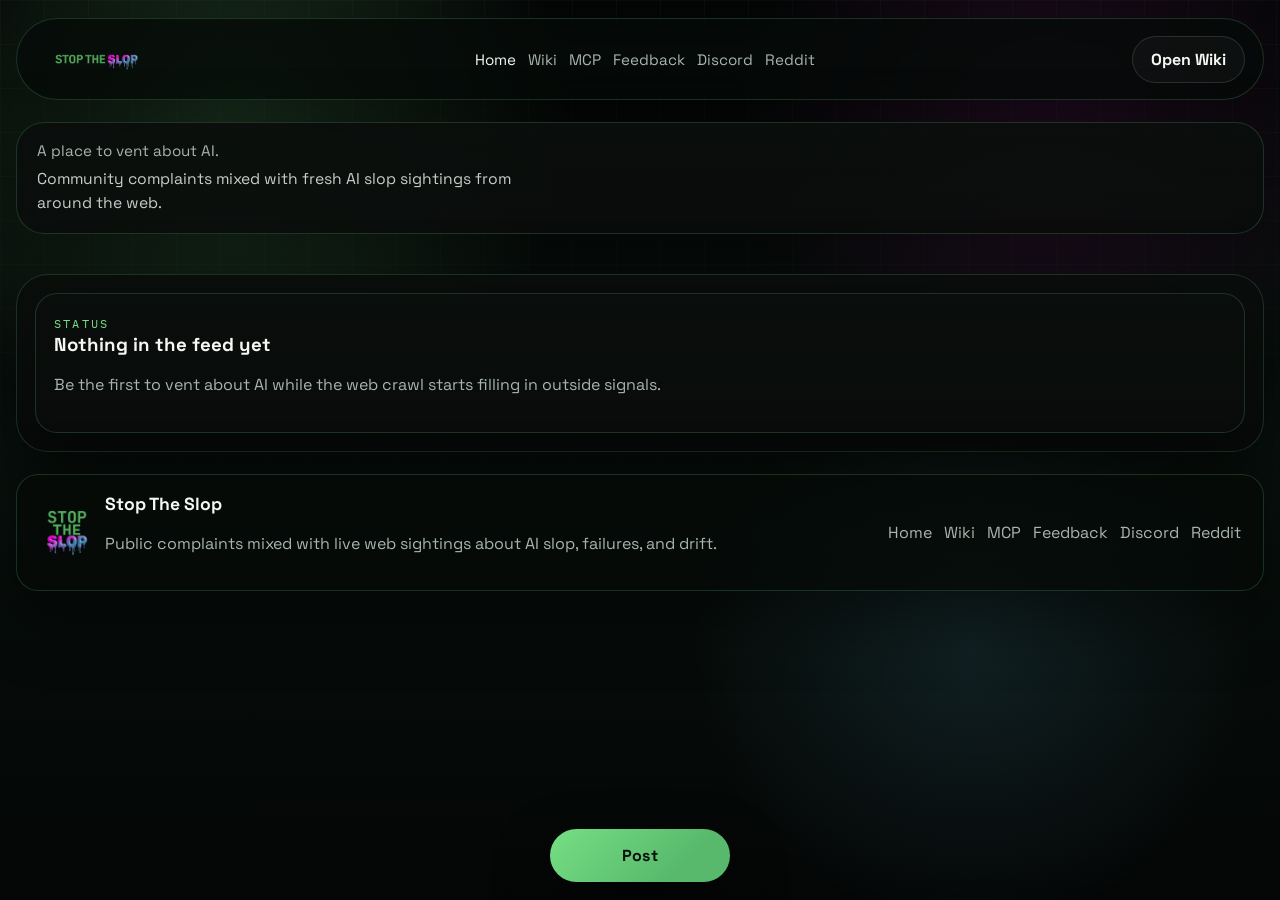
<file: index.html>
<!doctype html>
<html lang="en">
<head>
  <meta charset="UTF-8" />
  <meta name="viewport" content="width=device-width, initial-scale=1.0" />
  <title>Stop The Slop | AI Complaint Board</title>
  <meta
    name="description"
    content="A place to vent about AI, with a home feed that mixes community complaints and fresh web sightings."
  />
  <script src="./analytics-config.js"></script>
  <script src="./analytics-bootstrap.js?v=20260327a"></script>
  <link rel="preconnect" href="https://fonts.googleapis.com" />
  <link rel="preconnect" href="https://fonts.gstatic.com" crossorigin />
  <link href="https://fonts.googleapis.com/css2?family=Archivo+Black&family=IBM+Plex+Mono:wght@400;500;600&family=Space+Grotesk:wght@400;500;700&display=swap" rel="stylesheet" />
  <link rel="icon" type="image/png" href="./src/StopTheSlopLogo.png" />
  <link rel="stylesheet" href="./styles.css?v=20260410d" />
</head>
<body data-page="home">
  <div class="page-shell">
    <div class="bg-grid"></div>

    <header class="topbar">
      <a class="brand" href="./index.html" aria-label="Stop The Slop home">
        <img class="brand-logo" src="./src/StopTheSlopLogoHorizontal.png" alt="Stop The Slop" />
      </a>
      <nav class="topnav" aria-label="Primary">
        <a class="is-active" href="./index.html">Home</a>
        <a href="./wiki.html">Wiki</a>
        <a href="./mcp.html">MCP</a>
        <a href="./feedback.html">Feedback</a>
        <a href="https://discord.gg/6fYrFKpr" target="_blank" rel="noreferrer">Discord</a>
        <a href="https://www.reddit.com/r/Stop_The_Slop/" target="_blank" rel="noreferrer">Reddit</a>
      </nav>
      <div class="topbar-actions">
        <a class="button ghost" href="./wiki.html">Open Wiki</a>
      </div>
    </header>

    <main class="page-stack">
      <header class="board-header">
        <p class="board-tagline">A place to vent about AI.</p>
        <p class="board-subtag">Community complaints mixed with fresh AI slop sightings from around the web.</p>
      </header>

      <section class="board-stream-shell">
        <div class="complaint-stream" id="home-feed" aria-live="polite"></div>
      </section>
    </main>

    <footer class="footer">
      <img class="footer-logo" src="./src/StopTheSlopLogo.png" alt="Stop The Slop emblem" />
      <div>
        <strong>Stop The Slop</strong>
        <p>Public complaints mixed with live web sightings about AI slop, failures, and drift.</p>
      </div>
      <div class="footer-links">
        <a href="./index.html">Home</a>
        <a href="./wiki.html">Wiki</a>
        <a href="./mcp.html">MCP</a>
        <a href="./feedback.html">Feedback</a>
        <a href="https://discord.gg/6fYrFKpr" target="_blank" rel="noreferrer">Discord</a>
        <a href="https://www.reddit.com/r/Stop_The_Slop/" target="_blank" rel="noreferrer">Reddit</a>
      </div>
    </footer>
  </div>

  <button class="post-launcher" id="post-open" type="button">Post</button>

  <section class="post-sheet" id="post-sheet" hidden>
    <button class="post-sheet-backdrop" type="button" data-close-post aria-label="Close post form"></button>
    <div class="post-sheet-panel">
      <div class="post-sheet-topline">
        <div>
          <p class="eyebrow">New Complaint</p>
          <h2>What did the AI do?</h2>
        </div>
        <button class="sheet-close" id="post-close" type="button" aria-label="Close">Close</button>
      </div>

      <form class="composer-form post-form" id="composer-form">
        <label class="signal-textarea">
          <span>Say it plainly.</span>
          <textarea
            id="composer-text"
            name="text"
            rows="7"
            maxlength="6000"
            placeholder="Example: Claude Code kept rewriting files I never asked it to touch."
          ></textarea>
        </label>

        <div class="form-footer post-form-footer">
          <div class="auth-note" id="composer-auth-note"></div>
          <div class="form-actions">
            <button class="button primary" id="composer-submit" type="submit">Post Complaint</button>
          </div>
        </div>
      </form>
    </div>
  </section>

  <script src="./api-config.js"></script>
  <script src="./app.js?v=20260410d" defer></script>
</body>
</html>
</file>
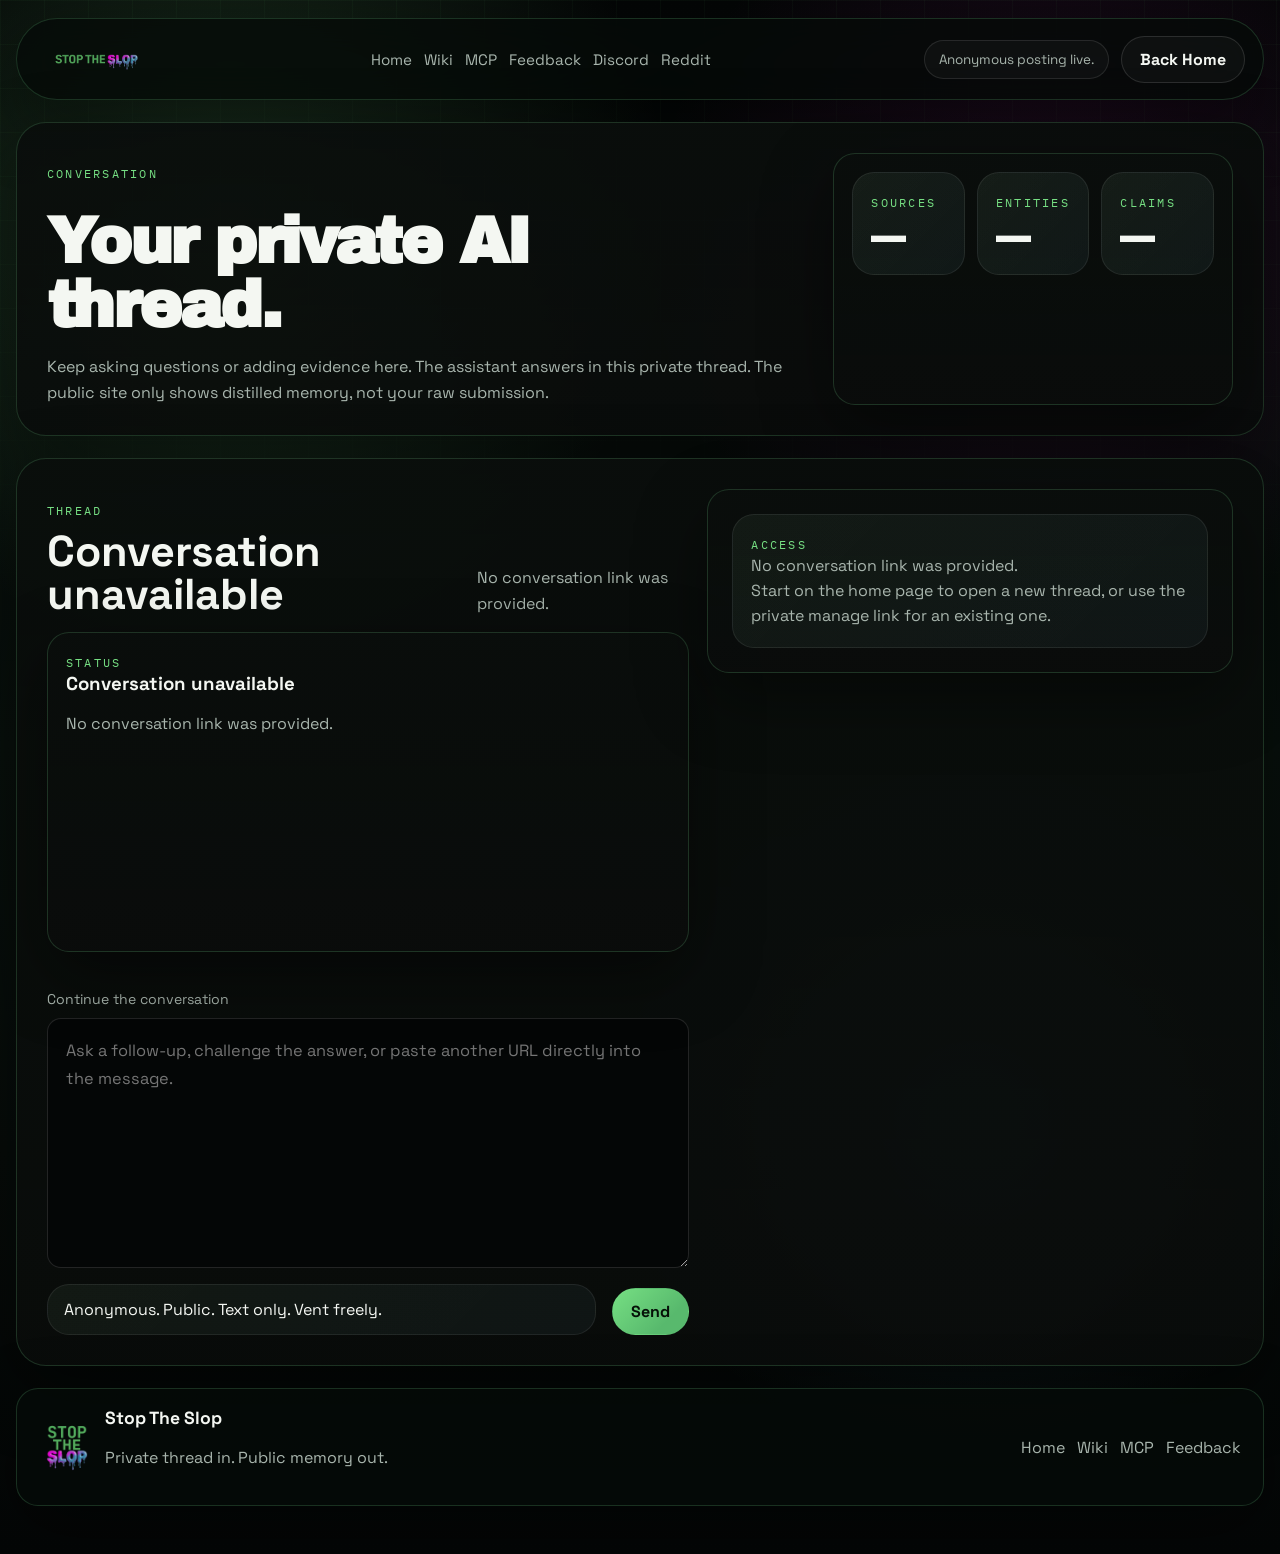
<file: board.html>
<!doctype html>
<html lang="en">
<head>
  <meta charset="UTF-8" />
  <meta name="viewport" content="width=device-width, initial-scale=1.0" />
  <title>Stop The Slop | Conversation</title>
  <meta
    name="description"
    content="Continue your private AI thread after sharing a question, guide, complaint, or benchmark about AI."
  />
  <script src="./analytics-config.js"></script>
  <script src="./analytics-bootstrap.js?v=20260327a"></script>
  <link rel="preconnect" href="https://fonts.googleapis.com" />
  <link rel="preconnect" href="https://fonts.gstatic.com" crossorigin />
  <link href="https://fonts.googleapis.com/css2?family=Archivo+Black&family=IBM+Plex+Mono:wght@400;500;600&family=Space+Grotesk:wght@400;500;700&display=swap" rel="stylesheet" />
  <link rel="icon" type="image/png" href="./src/StopTheSlopLogo.png" />
  <link rel="stylesheet" href="./styles.css?v=20260410d" />
</head>
<body data-page="conversation">
  <div class="page-shell">
    <div class="bg-grid"></div>

    <header class="topbar">
      <a class="brand" href="./index.html" aria-label="Stop The Slop home">
        <img class="brand-logo" src="./src/StopTheSlopLogoHorizontal.png" alt="Stop The Slop" />
      </a>
      <nav class="topnav" aria-label="Primary">
        <a href="./index.html">Home</a>
        <a href="./wiki.html">Wiki</a>
        <a href="./mcp.html">MCP</a>
        <a href="./feedback.html">Feedback</a>
        <a href="https://discord.gg/6fYrFKpr" target="_blank" rel="noreferrer">Discord</a>
        <a href="https://www.reddit.com/r/Stop_The_Slop/" target="_blank" rel="noreferrer">Reddit</a>
      </nav>
      <div class="topbar-actions">
        <div class="auth-slot" id="auth-slot"></div>
        <a class="button ghost" href="./index.html">Back Home</a>
      </div>
    </header>

    <main class="page-stack">
      <section class="page-hero">
        <div class="hero-copy">
          <p class="eyebrow">Conversation</p>
          <h1 class="page-title">Your private AI thread.</h1>
          <p class="hero-copy-text">
            Keep asking questions or adding evidence here. The assistant answers in this private thread. The public site only shows distilled memory, not your raw submission.
          </p>
        </div>

        <div class="hero-card">
          <div class="mini-metrics" aria-label="Conversation totals">
            <div class="mini-metric">
              <span class="status-label">Sources</span>
              <strong class="mini-metric-value" id="metric-total">—</strong>
            </div>
            <div class="mini-metric">
              <span class="status-label">Entities</span>
              <strong class="mini-metric-value" id="metric-tools">—</strong>
            </div>
            <div class="mini-metric">
              <span class="status-label">Claims</span>
              <strong class="mini-metric-value" id="metric-modalities">—</strong>
            </div>
          </div>
        </div>
      </section>

      <section class="board-section conversation-layout">
        <div class="conversation-column">
          <div class="section-heading">
            <div>
              <p class="eyebrow">Thread</p>
              <h2 id="conversation-title">Your private thread</h2>
            </div>
            <p class="form-note" id="conversation-meta">Only you and anyone with the private access link can open this thread.</p>
          </div>

          <div class="conversation-thread" id="conversation-thread" aria-live="polite"></div>

          <form class="composer-form" id="conversation-form">
            <label class="signal-textarea">
              <span>Continue the conversation</span>
              <textarea
                id="conversation-text"
                name="text"
                rows="5"
                maxlength="6000"
                placeholder="Ask a follow-up, challenge the answer, or paste another URL directly into the message."
              ></textarea>
            </label>

            <div class="form-footer">
              <div class="auth-note" id="conversation-auth-note"></div>
              <div class="form-actions">
                <button class="button primary" id="conversation-submit" type="submit">Send</button>
              </div>
            </div>
          </form>
        </div>

        <aside class="ticket-inspector conversation-sidebar" id="conversation-sidebar">
          <div class="empty-state">
            <h3>No conversation loaded</h3>
            <p>Start from the home composer or open an existing conversation.</p>
          </div>
        </aside>
      </section>
    </main>

    <footer class="footer">
      <img class="footer-logo" src="./src/StopTheSlopLogo.png" alt="Stop The Slop emblem" />
      <div>
        <strong>Stop The Slop</strong>
        <p>Private thread in. Public memory out.</p>
      </div>
      <div class="footer-links">
        <a href="./index.html">Home</a>
        <a href="./wiki.html">Wiki</a>
        <a href="./mcp.html">MCP</a>
        <a href="./feedback.html">Feedback</a>
      </div>
    </footer>
  </div>

  <script src="./api-config.js"></script>
  <script src="./app.js?v=20260410d" defer></script>
</body>
</html>
</file>
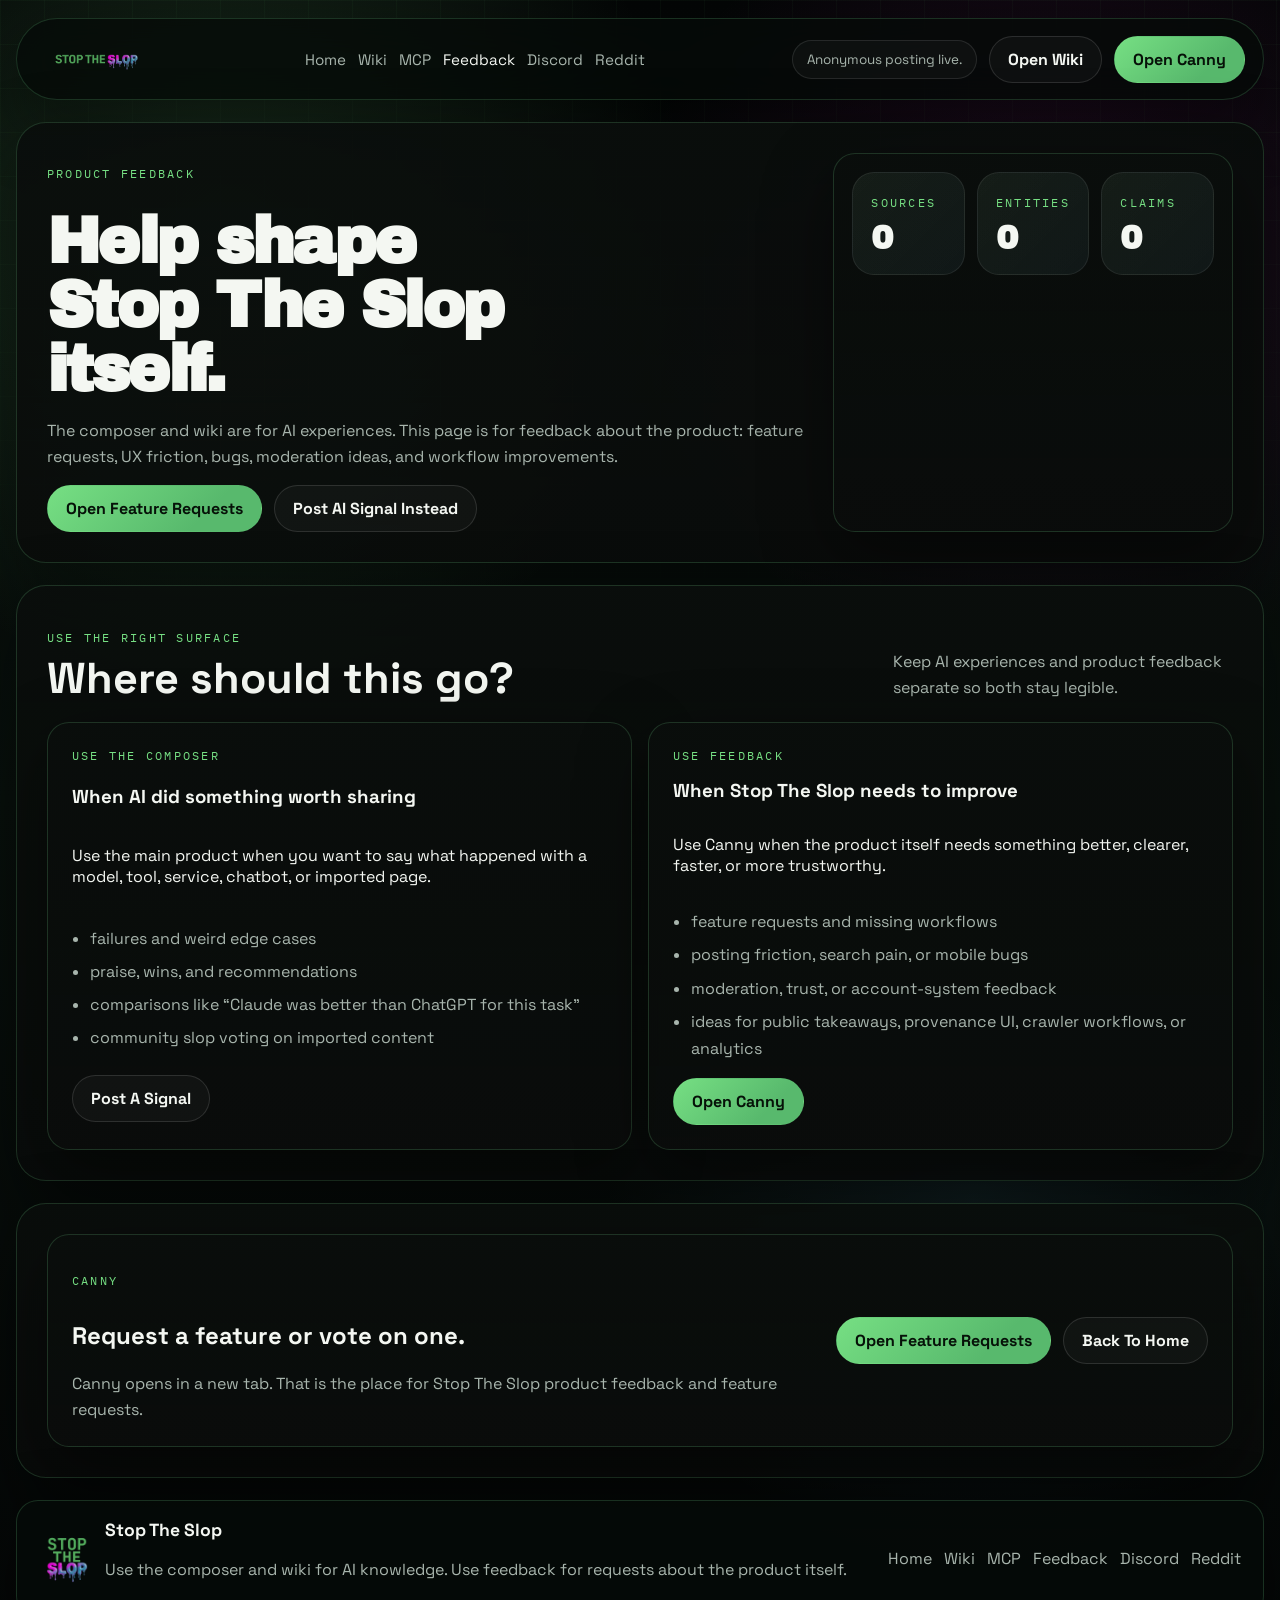
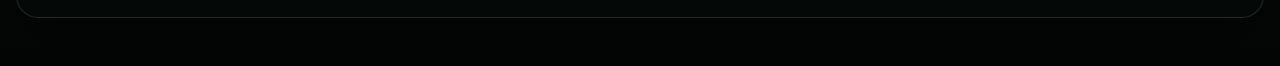
<file: feedback.html>
<!doctype html>
<html lang="en">
<head>
  <meta charset="UTF-8" />
  <meta name="viewport" content="width=device-width, initial-scale=1.0" />
  <title>Stop The Slop | Feedback</title>
  <meta
    name="description"
    content="Give product feedback on Stop The Slop, request features, and vote on ideas shaping the site."
  />
  <script src="./analytics-config.js"></script>
  <script src="./analytics-bootstrap.js?v=20260327a"></script>
  <link rel="preconnect" href="https://fonts.googleapis.com" />
  <link rel="preconnect" href="https://fonts.gstatic.com" crossorigin />
  <link href="https://fonts.googleapis.com/css2?family=Archivo+Black&family=IBM+Plex+Mono:wght@400;500;600&family=Space+Grotesk:wght@400;500;700&display=swap" rel="stylesheet" />
  <link rel="icon" type="image/png" href="./src/StopTheSlopLogo.png" />
  <link rel="stylesheet" href="./styles.css?v=20260410d" />
</head>
<body data-page="feedback">
  <div class="page-shell">
    <div class="bg-grid"></div>

    <header class="topbar">
      <a class="brand" href="./index.html" aria-label="Stop The Slop home">
        <img class="brand-logo" src="./src/StopTheSlopLogoHorizontal.png" alt="Stop The Slop" />
      </a>
      <nav class="topnav" aria-label="Primary">
        <a href="./index.html">Home</a>
        <a href="./wiki.html">Wiki</a>
        <a href="./mcp.html">MCP</a>
        <a class="is-active" href="./feedback.html">Feedback</a>
        <a href="https://discord.gg/6fYrFKpr" target="_blank" rel="noreferrer">Discord</a>
        <a href="https://www.reddit.com/r/Stop_The_Slop/" target="_blank" rel="noreferrer">Reddit</a>
      </nav>
      <div class="topbar-actions">
        <div class="auth-slot" id="auth-slot"></div>
        <a class="button ghost" href="./wiki.html" data-analytics-event="sts_cta_click" data-analytics-label="feedback_topbar_open_wiki">Open Wiki</a>
        <a class="button primary" href="https://stop-the-slop.canny.io/feature-requests" target="_blank" rel="noreferrer" data-analytics-event="sts_cta_click" data-analytics-label="feedback_topbar_open_canny">Open Canny</a>
      </div>
    </header>

    <main class="page-stack">
      <section class="page-hero">
        <div class="hero-copy">
          <p class="eyebrow">Product Feedback</p>
          <h1 class="page-title">Help shape Stop The Slop itself.</h1>
          <p class="hero-copy-text">
            The composer and wiki are for AI experiences. This page is for feedback about the product: feature requests, UX friction,
            bugs, moderation ideas, and workflow improvements.
          </p>
          <div class="hero-actions">
            <a class="button primary" href="https://stop-the-slop.canny.io/feature-requests" target="_blank" rel="noreferrer" data-analytics-event="sts_cta_click" data-analytics-label="feedback_hero_open_canny">Open Feature Requests</a>
            <a class="button ghost" href="./index.html#intake" data-analytics-event="sts_cta_click" data-analytics-label="feedback_hero_post_signal">Post AI Signal Instead</a>
          </div>
        </div>

        <div class="hero-card">
          <div class="mini-metrics" aria-label="Site totals">
            <div class="mini-metric">
              <span class="status-label">Sources</span>
              <strong class="mini-metric-value" id="metric-total">0</strong>
            </div>
            <div class="mini-metric">
              <span class="status-label">Entities</span>
              <strong class="mini-metric-value" id="metric-tools">0</strong>
            </div>
            <div class="mini-metric">
              <span class="status-label">Claims</span>
              <strong class="mini-metric-value" id="metric-modalities">0</strong>
            </div>
          </div>
        </div>
      </section>

      <section class="preview-section">
        <div class="section-heading">
          <div>
            <p class="eyebrow">Use The Right Surface</p>
            <h2>Where should this go?</h2>
          </div>
          <p class="form-note">
            Keep AI experiences and product feedback separate so both stay legible.
          </p>
        </div>

        <div class="feedback-grid">
          <article class="feedback-card">
            <span class="panel-kicker">Use The Composer</span>
            <h3 class="ticket-title">When AI did something worth sharing</h3>
            <p>
              Use the main product when you want to say what happened with a model, tool, service, chatbot, or imported page.
            </p>
            <ul class="feedback-list">
              <li>failures and weird edge cases</li>
              <li>praise, wins, and recommendations</li>
              <li>comparisons like “Claude was better than ChatGPT for this task”</li>
              <li>community slop voting on imported content</li>
            </ul>
            <div class="hero-actions">
              <a class="button ghost" href="./index.html#intake" data-analytics-event="sts_cta_click" data-analytics-label="feedback_use_board_post_signal">Post A Signal</a>
            </div>
          </article>

          <article class="feedback-card">
            <span class="panel-kicker">Use Feedback</span>
            <h3 class="ticket-title">When Stop The Slop needs to improve</h3>
            <p>
              Use Canny when the product itself needs something better, clearer, faster, or more trustworthy.
            </p>
            <ul class="feedback-list">
              <li>feature requests and missing workflows</li>
              <li>posting friction, search pain, or mobile bugs</li>
              <li>moderation, trust, or account-system feedback</li>
              <li>ideas for public takeaways, provenance UI, crawler workflows, or analytics</li>
            </ul>
            <div class="hero-actions">
              <a class="button primary" href="https://stop-the-slop.canny.io/feature-requests" target="_blank" rel="noreferrer" data-analytics-event="sts_cta_click" data-analytics-label="feedback_use_feedback_open_canny">Open Canny</a>
            </div>
          </article>
        </div>
      </section>

      <section class="preview-section">
        <div class="feedback-callout">
          <div>
            <p class="eyebrow">Canny</p>
            <h2>Request a feature or vote on one.</h2>
            <p class="hero-copy-text">
              Canny opens in a new tab. That is the place for Stop The Slop product feedback and feature requests.
            </p>
          </div>
          <div class="feedback-callout-actions">
            <a class="button primary" href="https://stop-the-slop.canny.io/feature-requests" target="_blank" rel="noreferrer" data-analytics-event="sts_cta_click" data-analytics-label="feedback_callout_open_board">Open Feature Requests</a>
            <a class="button ghost" href="./index.html" data-analytics-event="sts_cta_click" data-analytics-label="feedback_callout_back_to_home">Back To Home</a>
          </div>
        </div>
      </section>
    </main>

    <footer class="footer">
      <img class="footer-logo" src="./src/StopTheSlopLogo.png" alt="Stop The Slop emblem" />
      <div>
        <strong>Stop The Slop</strong>
        <p>Use the composer and wiki for AI knowledge. Use feedback for requests about the product itself.</p>
      </div>
      <div class="footer-links">
        <a href="./index.html">Home</a>
        <a href="./wiki.html">Wiki</a>
        <a href="./mcp.html">MCP</a>
        <a href="./feedback.html">Feedback</a>
        <a href="https://discord.gg/6fYrFKpr" target="_blank" rel="noreferrer">Discord</a>
        <a href="https://www.reddit.com/r/Stop_The_Slop/" target="_blank" rel="noreferrer">Reddit</a>
      </div>
    </footer>
  </div>

  <script src="./api-config.js"></script>
  <script src="./app.js?v=20260410d" defer></script>
</body>
</html>
</file>
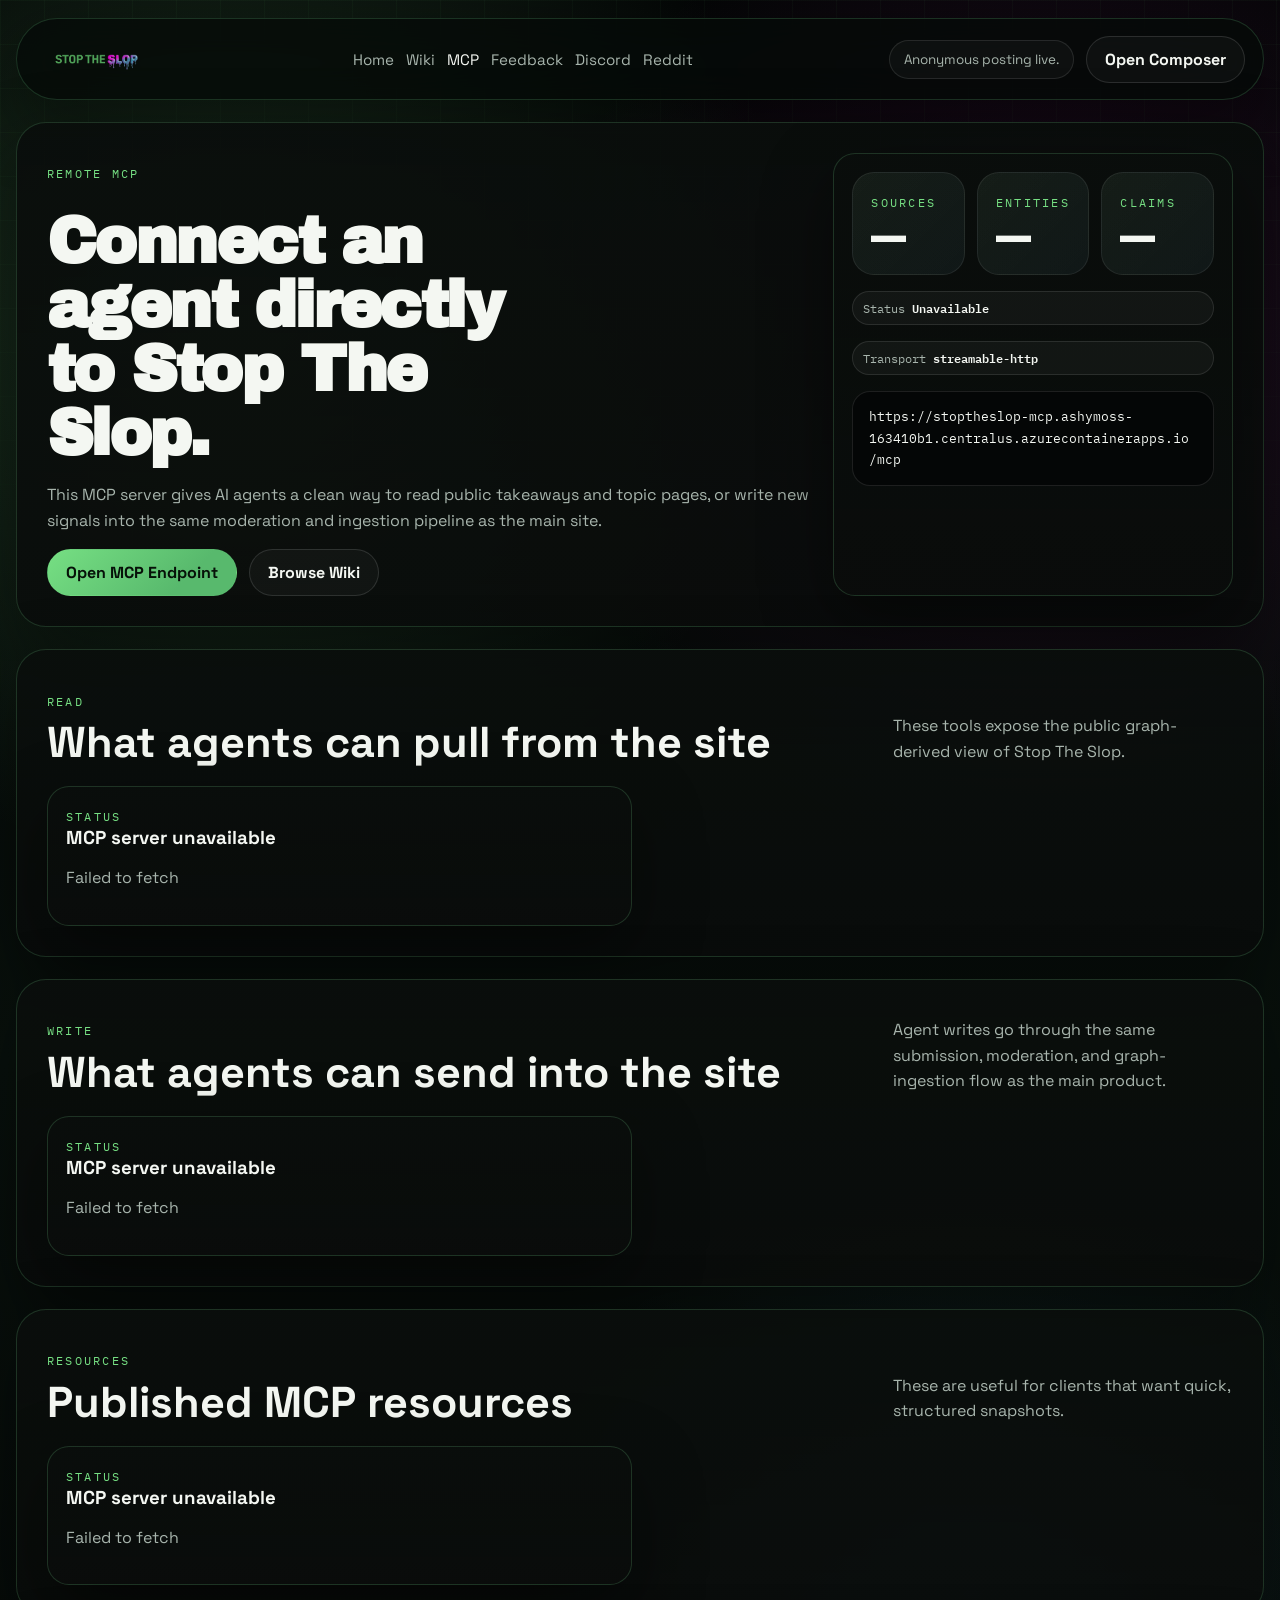
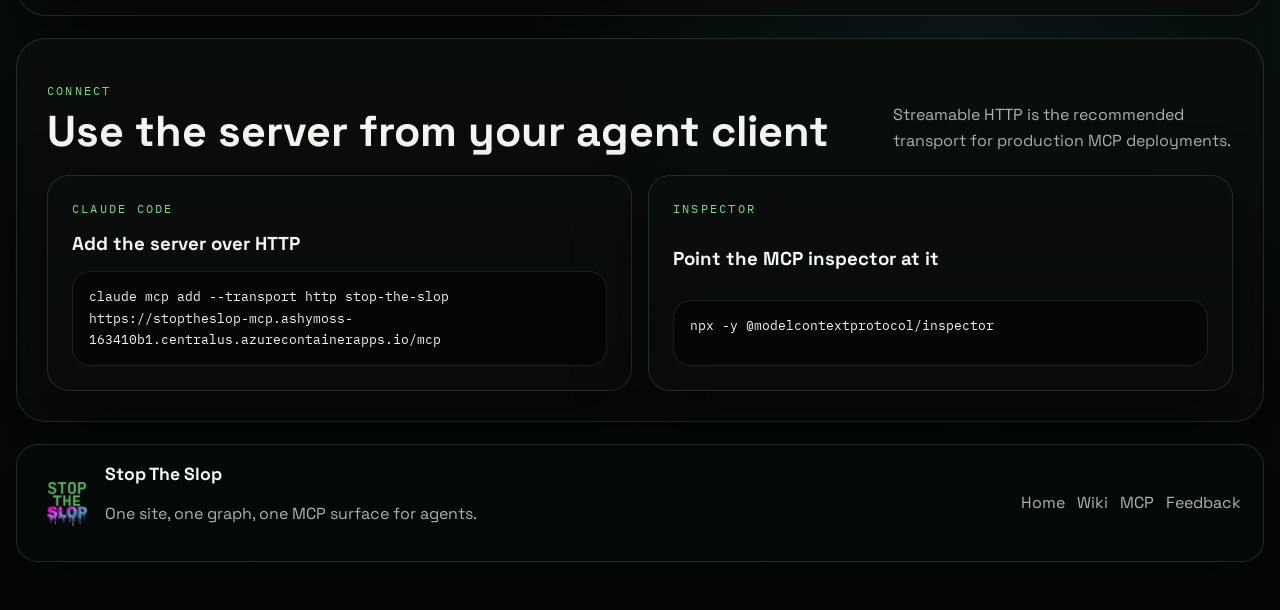
<file: mcp.html>
<!doctype html>
<html lang="en">
<head>
  <meta charset="UTF-8" />
  <meta name="viewport" content="width=device-width, initial-scale=1.0" />
  <title>Stop The Slop | MCP Server</title>
  <meta
    name="description"
    content="Connect AI agents directly to Stop The Slop through a remote MCP server for reading public knowledge and submitting new AI signals."
  />
  <script src="./analytics-config.js"></script>
  <script src="./analytics-bootstrap.js?v=20260327a"></script>
  <link rel="preconnect" href="https://fonts.googleapis.com" />
  <link rel="preconnect" href="https://fonts.gstatic.com" crossorigin />
  <link href="https://fonts.googleapis.com/css2?family=Archivo+Black&family=IBM+Plex+Mono:wght@400;500;600&family=Space+Grotesk:wght@400;500;700&display=swap" rel="stylesheet" />
  <link rel="icon" type="image/png" href="./src/StopTheSlopLogo.png" />
  <link rel="stylesheet" href="./styles.css?v=20260410d" />
</head>
<body data-page="mcp">
  <div class="page-shell">
    <div class="bg-grid"></div>

    <header class="topbar">
      <a class="brand" href="./index.html" aria-label="Stop The Slop home">
        <img class="brand-logo" src="./src/StopTheSlopLogoHorizontal.png" alt="Stop The Slop" />
      </a>
      <nav class="topnav" aria-label="Primary">
        <a href="./index.html">Home</a>
        <a href="./wiki.html">Wiki</a>
        <a class="is-active" href="./mcp.html">MCP</a>
        <a href="./feedback.html">Feedback</a>
        <a href="https://discord.gg/6fYrFKpr" target="_blank" rel="noreferrer">Discord</a>
        <a href="https://www.reddit.com/r/Stop_The_Slop/" target="_blank" rel="noreferrer">Reddit</a>
      </nav>
      <div class="topbar-actions">
        <div class="auth-slot" id="auth-slot"></div>
        <a class="button ghost" href="./index.html">Open Composer</a>
      </div>
    </header>

    <main class="page-stack">
      <section class="page-hero">
        <div class="hero-copy">
          <p class="eyebrow">Remote MCP</p>
          <h1 class="page-title">Connect an agent directly to Stop The Slop.</h1>
          <p class="hero-copy-text">
            This MCP server gives AI agents a clean way to read public takeaways and topic pages, or write new signals
            into the same moderation and ingestion pipeline as the main site.
          </p>
          <div class="hero-actions">
            <a class="button primary" id="mcp-open-endpoint" href="#" target="_blank" rel="noreferrer">Open MCP Endpoint</a>
            <a class="button ghost" href="./wiki.html">Browse Wiki</a>
          </div>
        </div>

        <div class="hero-card">
          <div class="mini-metrics" aria-label="Site totals">
            <div class="mini-metric">
              <span class="status-label">Sources</span>
              <strong class="mini-metric-value" id="metric-total">—</strong>
            </div>
            <div class="mini-metric">
              <span class="status-label">Entities</span>
              <strong class="mini-metric-value" id="metric-tools">—</strong>
            </div>
            <div class="mini-metric">
              <span class="status-label">Claims</span>
              <strong class="mini-metric-value" id="metric-modalities">—</strong>
            </div>
          </div>

          <div class="sidebar-list">
            <span class="meta-pill">Status <strong id="mcp-status">Checking</strong></span>
            <span class="meta-pill">Transport <strong id="mcp-transport">streamable-http</strong></span>
          </div>

          <div class="mcp-code-block" id="mcp-endpoint">Checking endpoint...</div>
        </div>
      </section>

      <section class="preview-section">
        <div class="section-heading">
          <div>
            <p class="eyebrow">Read</p>
            <h2>What agents can pull from the site</h2>
          </div>
          <p class="form-note">
            These tools expose the public graph-derived view of Stop The Slop.
          </p>
        </div>
        <div class="mcp-grid" id="mcp-read-tools" aria-live="polite"></div>
      </section>

      <section class="preview-section">
        <div class="section-heading">
          <div>
            <p class="eyebrow">Write</p>
            <h2>What agents can send into the site</h2>
          </div>
          <p class="form-note">
            Agent writes go through the same submission, moderation, and graph-ingestion flow as the main product.
          </p>
        </div>
        <div class="mcp-grid" id="mcp-write-tools" aria-live="polite"></div>
      </section>

      <section class="preview-section">
        <div class="section-heading">
          <div>
            <p class="eyebrow">Resources</p>
            <h2>Published MCP resources</h2>
          </div>
          <p class="form-note">
            These are useful for clients that want quick, structured snapshots.
          </p>
        </div>
        <div class="mcp-grid" id="mcp-resources" aria-live="polite"></div>
      </section>

      <section class="preview-section">
        <div class="section-heading">
          <div>
            <p class="eyebrow">Connect</p>
            <h2>Use the server from your agent client</h2>
          </div>
          <p class="form-note">
            Streamable HTTP is the recommended transport for production MCP deployments.
          </p>
        </div>

        <div class="feedback-grid">
          <article class="feedback-card">
            <span class="panel-kicker">Claude Code</span>
            <h3 class="ticket-title">Add the server over HTTP</h3>
            <div class="mcp-code-block" id="mcp-command">Checking endpoint...</div>
          </article>

          <article class="feedback-card">
            <span class="panel-kicker">Inspector</span>
            <h3 class="ticket-title">Point the MCP inspector at it</h3>
            <div class="mcp-code-block" id="mcp-inspector-command">npx -y @modelcontextprotocol/inspector</div>
          </article>
        </div>
      </section>
    </main>

    <footer class="footer">
      <img class="footer-logo" src="./src/StopTheSlopLogo.png" alt="Stop The Slop emblem" />
      <div>
        <strong>Stop The Slop</strong>
        <p>One site, one graph, one MCP surface for agents.</p>
      </div>
      <div class="footer-links">
        <a href="./index.html">Home</a>
        <a href="./wiki.html">Wiki</a>
        <a href="./mcp.html">MCP</a>
        <a href="./feedback.html">Feedback</a>
      </div>
    </footer>
  </div>

  <script src="./api-config.js"></script>
  <script src="./app.js?v=20260410d" defer></script>
</body>
</html>
</file>
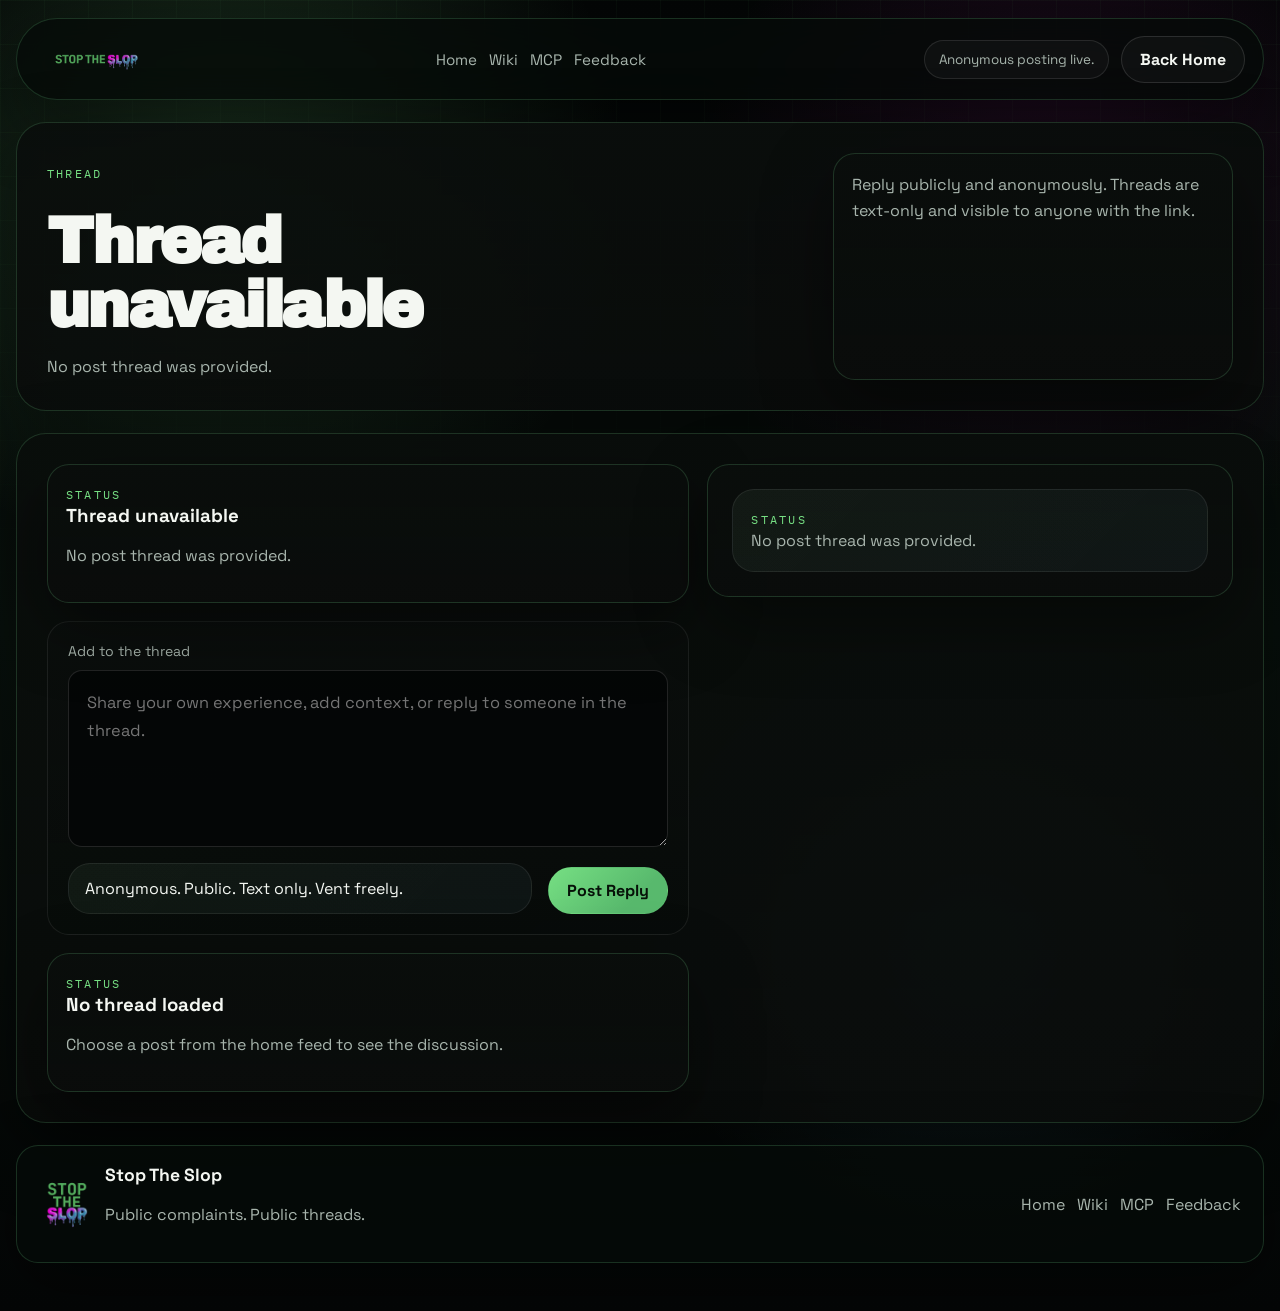
<file: post.html>
<!doctype html>
<html lang="en">
<head>
  <meta charset="UTF-8" />
  <meta name="viewport" content="width=device-width, initial-scale=1.0" />
  <title>Stop The Slop | Thread</title>
  <meta
    name="description"
    content="Open a public thread for an AI complaint or web-sourced post and reply anonymously."
  />
  <script src="./analytics-config.js"></script>
  <script src="./analytics-bootstrap.js?v=20260327a"></script>
  <link rel="preconnect" href="https://fonts.googleapis.com" />
  <link rel="preconnect" href="https://fonts.gstatic.com" crossorigin />
  <link href="https://fonts.googleapis.com/css2?family=Archivo+Black&family=IBM+Plex+Mono:wght@400;500;600&family=Space+Grotesk:wght@400;500;700&display=swap" rel="stylesheet" />
  <link rel="icon" type="image/png" href="./src/StopTheSlopLogo.png" />
  <link rel="stylesheet" href="./styles.css?v=20260410d" />
</head>
<body data-page="post">
  <div class="page-shell">
    <div class="bg-grid"></div>

    <header class="topbar">
      <a class="brand" href="./index.html" aria-label="Stop The Slop home">
        <img class="brand-logo" src="./src/StopTheSlopLogoHorizontal.png" alt="Stop The Slop" />
      </a>
      <nav class="topnav" aria-label="Primary">
        <a href="./index.html">Home</a>
        <a href="./wiki.html">Wiki</a>
        <a href="./mcp.html">MCP</a>
        <a href="./feedback.html">Feedback</a>
      </nav>
      <div class="topbar-actions">
        <div class="auth-slot" id="auth-slot"></div>
        <a class="button ghost" href="./index.html">Back Home</a>
      </div>
    </header>

    <main class="page-stack">
      <section class="page-hero">
        <div class="hero-copy">
          <p class="eyebrow">Thread</p>
          <h1 class="page-title" id="post-thread-title">Loading thread</h1>
          <p class="hero-copy-text" id="post-thread-meta">Pulling the post and its replies.</p>
        </div>

        <div class="hero-card">
          <p class="community-note">Reply publicly and anonymously. Threads are text-only and visible to anyone with the link.</p>
        </div>
      </section>

      <section class="board-section conversation-layout post-thread-layout">
        <div class="conversation-column post-thread-main">
          <div id="post-thread-item"></div>

          <form class="composer-form post-thread-form" id="post-comment-form">
            <div class="post-replying" id="post-replying" hidden>
              <div>
                <span class="panel-kicker">Replying</span>
                <p id="post-replying-label"></p>
              </div>
              <button class="button ghost" id="post-cancel-reply" type="button">Cancel</button>
            </div>

            <label class="signal-textarea">
              <span>Add to the thread</span>
              <textarea
                id="post-comment-text"
                name="text"
                rows="5"
                maxlength="4000"
                placeholder="Share your own experience, add context, or reply to someone in the thread."
              ></textarea>
            </label>

            <div class="form-footer">
              <div class="auth-note" id="post-comment-auth-note"></div>
              <div class="form-actions">
                <button class="button primary" type="submit">Post Reply</button>
              </div>
            </div>
          </form>

          <div id="post-comments" aria-live="polite"></div>
        </div>

        <aside class="ticket-inspector post-thread-sidebar" id="post-thread-sidebar">
          <div class="empty-state">
            <h3>No thread loaded</h3>
            <p>Open a complaint from the home feed to see its discussion.</p>
          </div>
        </aside>
      </section>
    </main>

    <footer class="footer">
      <img class="footer-logo" src="./src/StopTheSlopLogo.png" alt="Stop The Slop emblem" />
      <div>
        <strong>Stop The Slop</strong>
        <p>Public complaints. Public threads.</p>
      </div>
      <div class="footer-links">
        <a href="./index.html">Home</a>
        <a href="./wiki.html">Wiki</a>
        <a href="./mcp.html">MCP</a>
        <a href="./feedback.html">Feedback</a>
      </div>
    </footer>
  </div>

  <script src="./api-config.js"></script>
  <script src="./app.js?v=20260410d" defer></script>
</body>
</html>
</file>
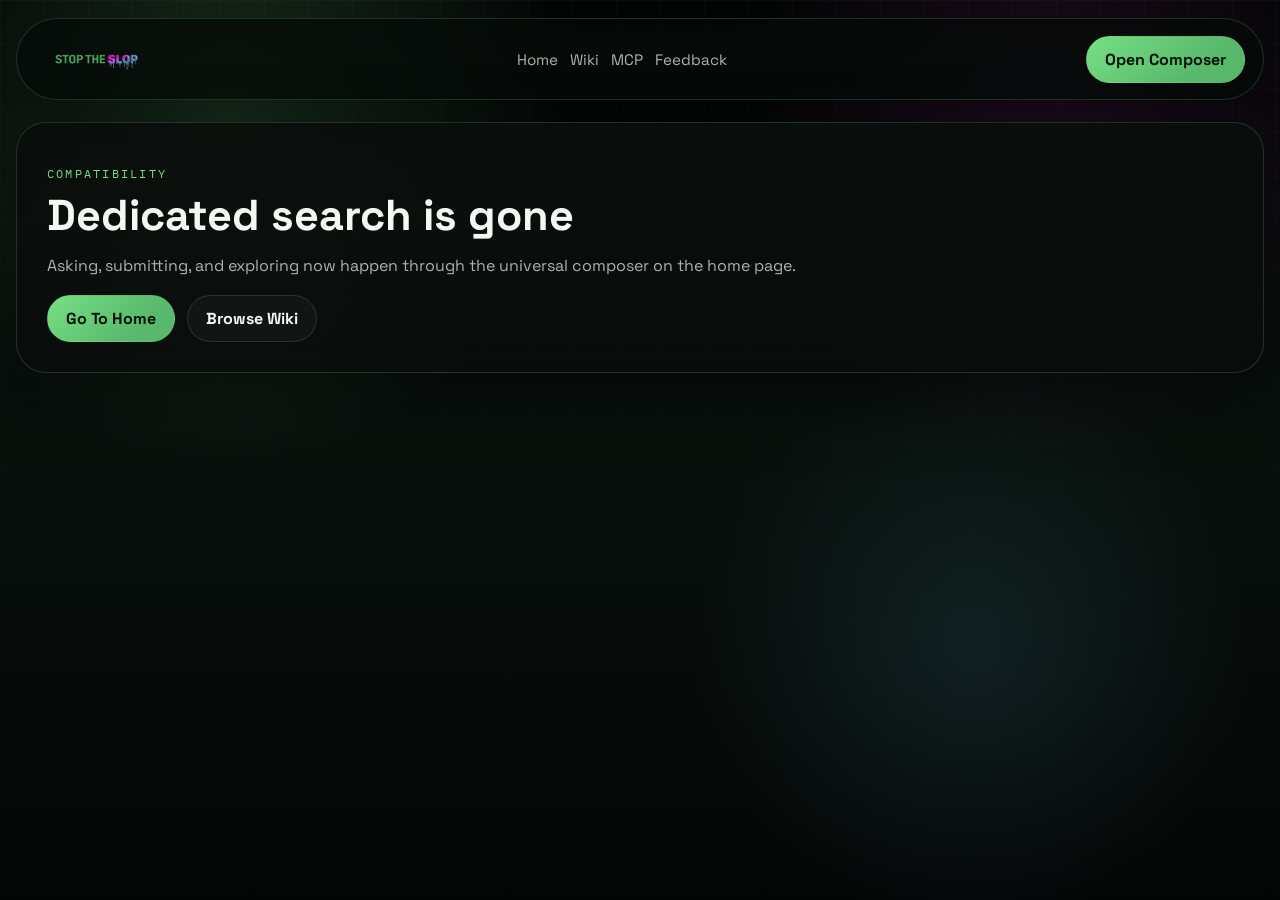
<file: search.html>
<!doctype html>
<html lang="en">
<head>
  <meta charset="UTF-8" />
  <meta name="viewport" content="width=device-width, initial-scale=1.0" />
  <title>Stop The Slop | Search Retired</title>
  <meta
    name="description"
    content="Dedicated search has been retired. Use the universal composer instead."
  />
  <script src="./analytics-config.js"></script>
  <script src="./analytics-bootstrap.js?v=20260327a"></script>
  <link rel="preconnect" href="https://fonts.googleapis.com" />
  <link rel="preconnect" href="https://fonts.gstatic.com" crossorigin />
  <link href="https://fonts.googleapis.com/css2?family=Archivo+Black&family=IBM+Plex+Mono:wght@400;500;600&family=Space+Grotesk:wght@400;500;700&display=swap" rel="stylesheet" />
  <link rel="icon" type="image/png" href="./src/StopTheSlopLogo.png" />
  <link rel="stylesheet" href="./styles.css?v=20260410d" />
</head>
<body data-page="compat">
  <div class="page-shell">
    <div class="bg-grid"></div>

    <header class="topbar">
      <a class="brand" href="./index.html" aria-label="Stop The Slop home">
        <img class="brand-logo" src="./src/StopTheSlopLogoHorizontal.png" alt="Stop The Slop" />
      </a>
      <nav class="topnav" aria-label="Primary">
        <a href="./index.html">Home</a>
        <a href="./wiki.html">Wiki</a>
        <a href="./mcp.html">MCP</a>
        <a href="./feedback.html">Feedback</a>
      </nav>
      <div class="topbar-actions">
        <a class="button primary" href="./index.html">Open Composer</a>
      </div>
    </header>

    <main class="page-stack">
      <section class="preview-section search-retired-card">
        <div class="section-heading">
          <div>
            <p class="eyebrow">Compatibility</p>
            <h2>Dedicated search is gone</h2>
          </div>
        </div>
        <p class="hero-copy-text">
          Asking, submitting, and exploring now happen through the universal composer on the home page.
        </p>
        <div class="hero-actions">
          <a class="button primary" href="./index.html">Go To Home</a>
          <a class="button ghost" href="./wiki.html">Browse Wiki</a>
        </div>
      </section>
    </main>
  </div>

  <script src="./api-config.js"></script>
  <script src="./app.js?v=20260410d" defer></script>
</body>
</html>
</file>
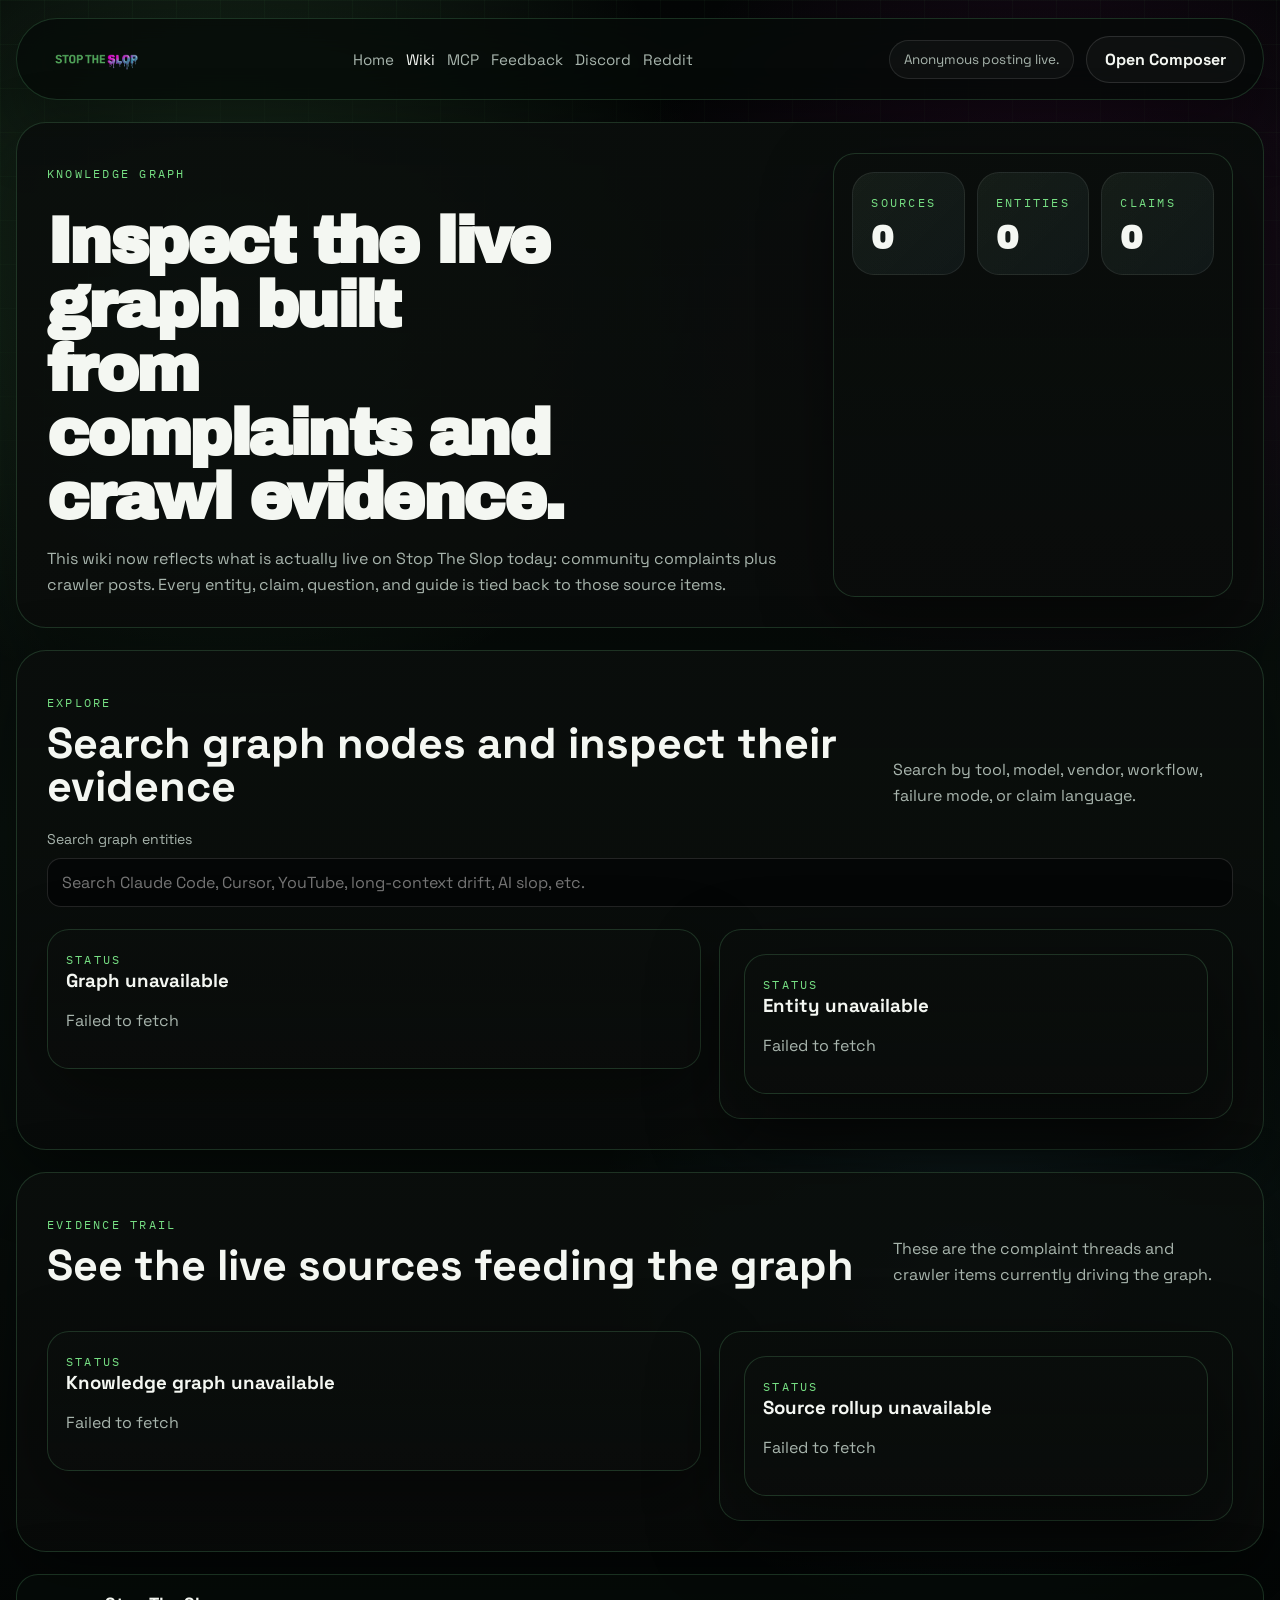
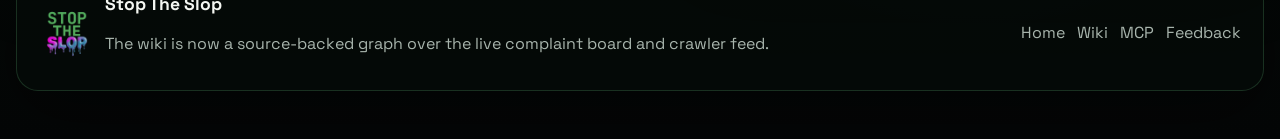
<file: wiki.html>
<!doctype html>
<html lang="en">
<head>
  <meta charset="UTF-8" />
  <meta name="viewport" content="width=device-width, initial-scale=1.0" />
  <title>Stop The Slop | Knowledge Graph</title>
  <meta
    name="description"
    content="Browse the source-backed knowledge graph built from live complaints and crawler content on Stop The Slop."
  />
  <script src="./analytics-config.js"></script>
  <script src="./analytics-bootstrap.js?v=20260327a"></script>
  <link rel="preconnect" href="https://fonts.googleapis.com" />
  <link rel="preconnect" href="https://fonts.gstatic.com" crossorigin />
  <link href="https://fonts.googleapis.com/css2?family=Archivo+Black&family=IBM+Plex+Mono:wght@400;500;600&family=Space+Grotesk:wght@400;500;700&display=swap" rel="stylesheet" />
  <link rel="icon" type="image/png" href="./src/StopTheSlopLogo.png" />
  <link rel="stylesheet" href="./styles.css?v=20260410d" />
</head>
<body data-page="wiki">
  <div class="page-shell">
    <div class="bg-grid"></div>

    <header class="topbar">
      <a class="brand" href="./index.html" aria-label="Stop The Slop home">
        <img class="brand-logo" src="./src/StopTheSlopLogoHorizontal.png" alt="Stop The Slop" />
      </a>
      <nav class="topnav" aria-label="Primary">
        <a href="./index.html">Home</a>
        <a class="is-active" href="./wiki.html">Wiki</a>
        <a href="./mcp.html">MCP</a>
        <a href="./feedback.html">Feedback</a>
        <a href="https://discord.gg/6fYrFKpr" target="_blank" rel="noreferrer">Discord</a>
        <a href="https://www.reddit.com/r/Stop_The_Slop/" target="_blank" rel="noreferrer">Reddit</a>
      </nav>
      <div class="topbar-actions">
        <div class="auth-slot" id="auth-slot"></div>
        <a class="button ghost" href="./index.html">Open Composer</a>
      </div>
    </header>

    <main class="page-stack">
      <section class="page-hero">
        <div class="hero-copy">
          <p class="eyebrow">Knowledge Graph</p>
          <h1 class="page-title">Inspect the live graph built from complaints and crawl evidence.</h1>
          <p class="hero-copy-text">
            This wiki now reflects what is actually live on Stop The Slop today: community complaints plus crawler posts. Every entity, claim, question, and guide is tied back to those source items.
          </p>
        </div>

        <div class="hero-card">
          <div class="mini-metrics" aria-label="Wiki totals">
            <div class="mini-metric">
              <span class="status-label">Sources</span>
              <strong class="mini-metric-value" id="metric-total">0</strong>
            </div>
            <div class="mini-metric">
              <span class="status-label">Entities</span>
              <strong class="mini-metric-value" id="metric-tools">0</strong>
            </div>
            <div class="mini-metric">
              <span class="status-label">Claims</span>
              <strong class="mini-metric-value" id="metric-modalities">0</strong>
            </div>
          </div>
        </div>
      </section>

      <section class="wiki-section">
        <div class="section-heading">
          <div>
            <p class="eyebrow">Explore</p>
            <h2>Search graph nodes and inspect their evidence</h2>
          </div>
          <p class="form-note">
            Search by tool, model, vendor, workflow, failure mode, or claim language.
          </p>
        </div>

        <div class="filters entity-filters" aria-label="Wiki filters">
          <label class="search-field entity-search">
            <span>Search graph entities</span>
            <input id="entity-search" type="search" placeholder="Search Claude Code, Cursor, YouTube, long-context drift, AI slop, etc." />
          </label>
        </div>

        <div class="board-layout">
          <div class="ticket-list entity-list" id="entity-list" aria-live="polite"></div>

          <aside class="ticket-inspector entity-inspector" id="entity-inspector">
            <div class="empty-state">
              <h3>Select a topic</h3>
              <p>Open any topic to inspect claims, guides, questions, and related subjects.</p>
            </div>
          </aside>
        </div>
      </section>

      <section class="preview-section">
        <div class="section-heading">
          <div>
            <p class="eyebrow">Evidence Trail</p>
            <h2>See the live sources feeding the graph</h2>
          </div>
          <p class="form-note">
            These are the complaint threads and crawler items currently driving the graph.
          </p>
        </div>

        <div class="board-layout">
          <div class="ticket-list" id="wiki-top-threads" aria-live="polite"></div>
          <aside class="ticket-inspector" id="wiki-source-rollup">
            <div class="empty-state">
              <h3>Source domains</h3>
              <p>Repeated external sources will show up here after crawler content is ingested.</p>
            </div>
          </aside>
        </div>
      </section>
    </main>

    <footer class="footer">
      <img class="footer-logo" src="./src/StopTheSlopLogo.png" alt="Stop The Slop emblem" />
      <div>
        <strong>Stop The Slop</strong>
        <p>The wiki is now a source-backed graph over the live complaint board and crawler feed.</p>
      </div>
      <div class="footer-links">
        <a href="./index.html">Home</a>
        <a href="./wiki.html">Wiki</a>
        <a href="./mcp.html">MCP</a>
        <a href="./feedback.html">Feedback</a>
      </div>
    </footer>
  </div>

  <script src="./api-config.js"></script>
  <script src="./app.js?v=20260410d" defer></script>
</body>
</html>
</file>
<file: styles.css>
:root {
  --bg: #040606;
  --panel: rgba(9, 13, 11, 0.92);
  --panel-soft: rgba(10, 15, 13, 0.82);
  --text: #f4f7f2;
  --text-dim: #a8b5ad;
  --line: rgba(140, 255, 168, 0.16);
  --line-strong: rgba(140, 255, 168, 0.34);
  --green: #76df83;
  --green-deep: #58b96d;
  --cyan: #6ed6ff;
  --magenta: #d926cc;
  --amber: #f6c76b;
  --shadow: 0 24px 70px rgba(0, 0, 0, 0.42);
  --radius-xl: 30px;
  --radius-lg: 22px;
  --radius-md: 16px;
}

* {
  box-sizing: border-box;
}

html {
  scroll-behavior: smooth;
}

body {
  margin: 0;
  min-height: 100vh;
  font-family: "Space Grotesk", sans-serif;
  color: var(--text);
  background:
    radial-gradient(circle at 18% 14%, rgba(118, 223, 131, 0.2), transparent 26%),
    radial-gradient(circle at 82% 16%, rgba(217, 38, 204, 0.14), transparent 24%),
    radial-gradient(circle at 76% 72%, rgba(110, 214, 255, 0.1), transparent 24%),
    linear-gradient(180deg, #040606 0%, #08100c 48%, #040606 100%);
}

[hidden] {
  display: none !important;
}

body.is-onboarding-locked {
  overflow: hidden;
}

body.is-post-sheet-open {
  overflow: hidden;
}

a {
  color: inherit;
  text-decoration: none;
}

button,
input,
select,
textarea {
  font: inherit;
  outline: none;
}

button,
select,
a.preview-card,
.entity-option,
.entity-ticket-button,
[data-ticket-card-id],
[data-entity-id] {
  cursor: pointer;
}

button:focus-visible,
input:focus-visible,
select:focus-visible,
textarea:focus-visible,
a:focus-visible {
  box-shadow: 0 0 0 3px rgba(118, 223, 131, 0.2);
}

.page-shell {
  width: min(1380px, calc(100% - 32px));
  margin: 0 auto;
  padding: 18px 0 48px;
  position: relative;
}

.page-shell-board {
  width: min(780px, calc(100% - 24px));
  padding-bottom: 130px;
}

.board-header,
.board-stream-shell,
.complaint-card,
.post-sheet-panel {
  position: relative;
  z-index: 1;
  border: 1px solid var(--line);
  background: linear-gradient(180deg, rgba(10, 14, 12, 0.95), rgba(10, 12, 11, 0.88));
  box-shadow: var(--shadow);
}

.board-header {
  display: grid;
  gap: 12px;
  padding: 18px 20px;
  border-radius: 28px;
}

.board-tagline {
  margin: 0;
  color: var(--text-dim);
  font-size: 0.95rem;
}

.board-subtag {
  margin: -4px 0 0;
  color: rgba(244, 247, 242, 0.82);
  font-size: 0.98rem;
  line-height: 1.5;
  max-width: 48ch;
}

.board-stream-shell {
  margin-top: 18px;
  border-radius: 32px;
  padding: 18px;
}

.complaint-stream {
  display: grid;
  gap: 14px;
}

.complaint-card {
  border-radius: 24px;
  padding: 18px 18px 20px;
}

.complaint-card--web {
  background:
    linear-gradient(180deg, rgba(13, 18, 16, 0.98), rgba(9, 13, 12, 0.92)),
    radial-gradient(circle at top right, rgba(110, 214, 255, 0.12), transparent 28%);
}

.complaint-card--live_web {
  border-color: rgba(110, 214, 255, 0.26);
}

.complaint-card--web_post {
  border-color: rgba(246, 199, 107, 0.22);
}

.complaint-meta {
  color: var(--text-dim);
  font-size: 0.77rem;
  font-family: "IBM Plex Mono", monospace;
  margin-bottom: 10px;
}

.complaint-body {
  margin: 0;
  font-size: 1.02rem;
  line-height: 1.65;
}

.complaint-body p {
  margin: 0;
}

.complaint-body p + p {
  margin-top: 12px;
}

.complaint-head {
  display: flex;
  align-items: flex-start;
  justify-content: space-between;
  gap: 14px;
}

.complaint-title {
  margin: 0;
  font-size: 1.2rem;
  line-height: 1.15;
}

.complaint-summary {
  margin: 12px 0 0;
  color: rgba(244, 247, 242, 0.9);
  font-weight: 500;
  line-height: 1.55;
}

.complaint-body--web {
  margin-top: 12px;
  color: var(--text-dim);
  font-size: 0.98rem;
}

.complaint-media {
  margin: -4px -4px 14px;
  border: 1px solid rgba(255, 255, 255, 0.06);
  border-radius: 18px;
  overflow: hidden;
  background: rgba(255, 255, 255, 0.02);
}

.complaint-media img {
  display: block;
  width: 100%;
  max-height: 300px;
  object-fit: cover;
}

.complaint-footer {
  display: flex;
  align-items: center;
  justify-content: space-between;
  gap: 16px;
  margin-top: 14px;
  flex-wrap: wrap;
}

.complaint-pills {
  display: flex;
  flex-wrap: wrap;
  gap: 8px;
}

.complaint-pill {
  padding: 7px 11px;
  border-radius: 999px;
  border: 1px solid rgba(255, 255, 255, 0.08);
  background: rgba(255, 255, 255, 0.04);
  color: var(--text-dim);
  font-size: 0.74rem;
  letter-spacing: 0.01em;
  text-transform: uppercase;
}

.complaint-pill--angle {
  border-color: rgba(118, 223, 131, 0.24);
  background: rgba(118, 223, 131, 0.1);
  color: var(--text);
}

.complaint-caption {
  color: var(--text-dim);
  font-size: 0.84rem;
}

.complaint-source-link {
  flex: 0 0 auto;
  padding: 9px 13px;
  border-radius: 999px;
  border: 1px solid rgba(110, 214, 255, 0.25);
  background: rgba(110, 214, 255, 0.08);
  color: var(--text);
  font-size: 0.82rem;
  font-weight: 600;
}

.complaint-card--threadable {
  cursor: pointer;
  transition: transform 180ms ease, border-color 180ms ease, box-shadow 180ms ease;
}

.complaint-card--threadable:hover {
  transform: translateY(-1px);
  border-color: var(--line-strong);
  box-shadow: 0 26px 68px rgba(0, 0, 0, 0.48);
}

.thread-strip {
  display: flex;
  align-items: center;
  justify-content: space-between;
  gap: 12px;
  flex-wrap: wrap;
  margin-top: 16px;
  padding-top: 14px;
  border-top: 1px solid rgba(255, 255, 255, 0.08);
}

.thread-meta {
  color: var(--text-dim);
  font-size: 0.74rem;
  font-family: "IBM Plex Mono", monospace;
}

.thread-link {
  display: inline-flex;
  align-items: center;
  justify-content: center;
  min-height: 38px;
  padding: 9px 13px;
  border-radius: 999px;
  border: 1px solid rgba(118, 223, 131, 0.24);
  background: rgba(118, 223, 131, 0.08);
  color: var(--text);
  font-size: 0.8rem;
  font-weight: 600;
}

.thread-link:hover {
  border-color: var(--line-strong);
  background: rgba(118, 223, 131, 0.12);
}

.sr-only {
  position: absolute;
  width: 1px;
  height: 1px;
  padding: 0;
  margin: -1px;
  overflow: hidden;
  clip: rect(0, 0, 0, 0);
  white-space: nowrap;
  border: 0;
}

.reaction-strip {
  display: grid;
  gap: 10px;
  margin-top: 16px;
}

.reaction-row {
  display: flex;
  align-items: center;
  justify-content: space-between;
  gap: 12px;
  flex-wrap: wrap;
}

.reaction-list {
  display: flex;
  align-items: center;
  gap: 8px;
  flex-wrap: wrap;
}

.reaction-chip,
.reaction-add,
.reaction-picker-close,
.reaction-picker-tab,
.reaction-picker-emoji {
  appearance: none;
  border-radius: 999px;
  border: 1px solid rgba(255, 255, 255, 0.12);
  background: rgba(255, 255, 255, 0.04);
  color: var(--text);
}

.reaction-chip,
.reaction-add {
  display: inline-flex;
  align-items: center;
  gap: 8px;
  padding: 9px 12px;
  font-size: 0.92rem;
  line-height: 1;
}

.reaction-chip:hover,
.reaction-add:hover,
.reaction-picker-close:hover,
.reaction-picker-tab:hover,
.reaction-picker-emoji:hover {
  border-color: var(--line-strong);
  background: rgba(255, 255, 255, 0.08);
}

.reaction-chip.is-active {
  border-color: rgba(118, 223, 131, 0.34);
  background: rgba(118, 223, 131, 0.12);
}

.reaction-chip-emoji {
  font-size: 1rem;
}

.reaction-chip-count {
  font-family: "IBM Plex Mono", monospace;
  font-size: 0.75rem;
  color: var(--text-dim);
}

.reaction-add {
  font-size: 0.82rem;
  font-weight: 600;
}

.reaction-add.is-active {
  border-color: rgba(110, 214, 255, 0.28);
  background: rgba(110, 214, 255, 0.11);
}

.reaction-picker {
  display: flex;
  flex-direction: column;
  gap: 12px;
  padding: 14px;
  max-height: min(62vh, 540px);
  border-radius: 20px;
  border: 1px solid rgba(255, 255, 255, 0.08);
  background:
    linear-gradient(180deg, rgba(14, 18, 16, 0.98), rgba(9, 12, 11, 0.96)),
    radial-gradient(circle at top right, rgba(110, 214, 255, 0.08), transparent 30%);
  overflow: hidden;
}

.reaction-picker-topline {
  display: flex;
  align-items: center;
  gap: 10px;
}

.reaction-picker-search {
  flex: 1 1 auto;
}

.reaction-picker-search input {
  width: 100%;
  border-radius: 16px;
  border: 1px solid rgba(255, 255, 255, 0.1);
  background: rgba(255, 255, 255, 0.03);
  color: var(--text);
  padding: 10px 12px;
  font-size: 0.92rem;
}

.reaction-picker-close {
  flex: 0 0 auto;
  padding: 10px 12px;
  font-size: 0.78rem;
  font-weight: 600;
}

.reaction-picker-tabs {
  display: flex;
  gap: 8px;
  overflow-x: auto;
  padding-bottom: 2px;
}

.reaction-picker-tab {
  flex: 0 0 auto;
  width: 38px;
  height: 38px;
  display: inline-flex;
  align-items: center;
  justify-content: center;
  padding: 0;
}

.reaction-picker-tab.is-active {
  border-color: rgba(118, 223, 131, 0.34);
  background: rgba(118, 223, 131, 0.12);
}

.reaction-picker-grid {
  display: grid;
  grid-template-columns: repeat(auto-fill, minmax(40px, 1fr));
  gap: 8px;
  max-height: min(48vh, 360px);
  overflow-y: auto;
  padding-right: 4px;
  align-content: start;
}

.reaction-picker-emoji {
  width: 40px;
  height: 40px;
  display: inline-flex;
  align-items: center;
  justify-content: center;
  padding: 0;
  font-size: 1.2rem;
}

.reaction-picker-empty {
  margin: 0;
  color: var(--text-dim);
  font-size: 0.84rem;
}

.reaction-note {
  min-height: 1em;
  margin: 0;
  color: var(--text-dim);
  font-size: 0.74rem;
  font-family: "IBM Plex Mono", monospace;
}

.post-launcher {
  position: fixed;
  left: 50%;
  bottom: calc(18px + env(safe-area-inset-bottom, 0px));
  transform: translateX(-50%);
  z-index: 20;
  min-width: 180px;
  border: 0;
  border-radius: 999px;
  padding: 16px 26px;
  font-weight: 800;
  letter-spacing: 0.01em;
  background: linear-gradient(135deg, var(--green) 0%, var(--green-deep) 72%);
  color: #061108;
  box-shadow: 0 24px 60px rgba(0, 0, 0, 0.45);
}

.post-sheet {
  position: fixed;
  inset: 0;
  z-index: 25;
  display: grid;
  align-items: end;
}

.post-sheet-backdrop {
  position: absolute;
  inset: 0;
  border: 0;
  background: rgba(0, 0, 0, 0.6);
}

.post-sheet-panel {
  position: relative;
  width: min(780px, calc(100% - 20px));
  margin: 0 auto 14px;
  border-radius: 32px;
  padding: 22px;
}

.post-sheet-topline {
  display: flex;
  align-items: flex-start;
  justify-content: space-between;
  gap: 12px;
  margin-bottom: 14px;
}

.post-sheet-topline h2 {
  margin: 4px 0 0;
}

.sheet-close {
  border: 1px solid rgba(255, 255, 255, 0.12);
  border-radius: 999px;
  padding: 10px 14px;
  background: rgba(255, 255, 255, 0.03);
  color: var(--text);
}

.post-form .signal-textarea textarea {
  min-height: 190px;
}

.post-form-footer {
  align-items: stretch;
}

.is-onboarding-locked .page-shell {
  visibility: hidden;
}

.onboarding-gate {
  position: fixed;
  inset: 0;
  z-index: 30;
  display: grid;
  align-items: start;
  justify-items: center;
  overflow-y: auto;
  overscroll-behavior: contain;
  -webkit-overflow-scrolling: touch;
  padding: 24px 24px 40px;
  background:
    radial-gradient(circle at top, rgba(118, 223, 131, 0.18), transparent 28%),
    linear-gradient(180deg, rgba(4, 6, 6, 0.98), rgba(4, 6, 6, 0.995));
}

.onboarding-shell {
  width: min(820px, 100%);
  margin: auto 0;
  border: 1px solid var(--line-strong);
  border-radius: var(--radius-xl);
  padding: 30px;
  background: linear-gradient(180deg, rgba(9, 13, 11, 0.98), rgba(7, 10, 9, 0.96));
  box-shadow: var(--shadow);
}

.onboarding-copy {
  display: grid;
  gap: 12px;
  margin-bottom: 22px;
}

.onboarding-copy h1 {
  margin: 0;
  font-size: clamp(2rem, 4.3vw, 3.4rem);
  line-height: 0.98;
  max-width: 12ch;
}

.onboarding-form {
  gap: 18px;
}

.onboarding-field {
  gap: 10px;
}

.onboarding-field select,
.onboarding-field textarea {
  width: 100%;
  border: 1px solid rgba(255, 255, 255, 0.12);
  border-radius: 18px;
  padding: 16px 18px;
  color: var(--text);
  background: rgba(255, 255, 255, 0.03);
}

.onboarding-field select {
  min-height: 58px;
  appearance: none;
}

.onboarding-footer {
  align-items: flex-end;
}

.bg-grid {
  position: fixed;
  inset: 0;
  pointer-events: none;
  background-image:
    linear-gradient(rgba(118, 223, 131, 0.05) 1px, transparent 1px),
    linear-gradient(90deg, rgba(118, 223, 131, 0.05) 1px, transparent 1px);
  background-size: 44px 44px;
  mask-image: linear-gradient(to bottom, rgba(0, 0, 0, 0.72), transparent 82%);
  z-index: 0;
}

.topbar,
.home-hero,
.page-hero,
.home-copy,
.home-intake-panel,
.preview-section,
.hero-card,
.route-card,
.ticket-card,
.preview-card,
.ticket-inspector,
.board-section,
.wiki-section,
.footer {
  position: relative;
  z-index: 1;
  border: 1px solid var(--line);
  background: linear-gradient(180deg, rgba(10, 14, 12, 0.95), rgba(10, 12, 11, 0.88));
  box-shadow: var(--shadow);
}

.page-stack {
  display: grid;
  gap: 22px;
  margin-top: 22px;
}

.topbar {
  display: flex;
  align-items: center;
  justify-content: space-between;
  gap: 18px;
  padding: 14px 18px;
  border-radius: 999px;
  background: rgba(6, 10, 8, 0.8);
  backdrop-filter: blur(18px);
}

.brand {
  display: inline-flex;
  align-items: center;
}

.brand-logo {
  display: block;
  height: 52px;
  width: auto;
}

.topnav,
.topbar-actions,
.form-actions,
.inspector-actions,
.community-links,
.footer-links,
.hero-actions {
  display: flex;
  align-items: center;
  gap: 12px;
}

.topbar-actions {
  flex-wrap: wrap;
  justify-content: flex-end;
}

.topnav {
  color: var(--text-dim);
  font-size: 0.95rem;
}

.topnav a:hover,
.topnav a.is-active {
  color: var(--text);
}

.button {
  appearance: none;
  border: 1px solid transparent;
  border-radius: 999px;
  padding: 12px 18px;
  font-weight: 700;
  cursor: pointer;
  transition: transform 180ms ease, border-color 180ms ease, background 180ms ease;
}

.button:hover {
  transform: translateY(-1px);
}

.button.primary {
  background: linear-gradient(135deg, var(--green) 0%, var(--green-deep) 72%);
  color: #061108;
}

.button.ghost,
.reaction-button {
  background: rgba(255, 255, 255, 0.03);
  color: var(--text);
  border: 1px solid rgba(255, 255, 255, 0.12);
}

.button:disabled,
.reaction-button:disabled {
  cursor: not-allowed;
  opacity: 0.55;
  transform: none;
}

.auth-slot,
.auth-anon {
  display: flex;
  align-items: center;
}

.google-button-shell {
  min-height: 42px;
}

.auth-status-pill {
  display: inline-flex;
  align-items: center;
  padding: 10px 14px;
  border-radius: 999px;
  border: 1px solid rgba(255, 255, 255, 0.1);
  color: var(--text-dim);
  font-size: 0.84rem;
  background: rgba(255, 255, 255, 0.03);
}

.auth-user {
  display: flex;
  align-items: center;
  gap: 10px;
  padding: 6px 8px 6px 6px;
  border-radius: 999px;
  border: 1px solid rgba(255, 255, 255, 0.1);
  background: rgba(255, 255, 255, 0.03);
}

.auth-avatar {
  width: 36px;
  height: 36px;
  border-radius: 999px;
  object-fit: cover;
}

.auth-avatar-fallback {
  display: inline-flex;
  align-items: center;
  justify-content: center;
  font-family: "IBM Plex Mono", monospace;
  font-size: 0.84rem;
  background: rgba(118, 223, 131, 0.14);
  color: var(--green);
}

.auth-user-copy {
  display: grid;
  gap: 2px;
}

.auth-user-copy strong {
  font-size: 0.9rem;
}

.auth-user-copy span {
  color: var(--text-dim);
  font-size: 0.76rem;
}

.eyebrow,
.panel-kicker,
.status-label,
.suggestion-label {
  display: inline-block;
  font-family: "IBM Plex Mono", monospace;
  font-size: 0.78rem;
  text-transform: uppercase;
  letter-spacing: 0.18em;
  color: var(--green);
}

.home-hero {
  display: grid;
  grid-template-columns: minmax(0, 0.94fr) minmax(400px, 1fr);
  gap: 22px;
  align-items: start;
  padding: 0;
  border: 0;
  background: transparent;
  box-shadow: none;
}

.home-copy,
.home-intake-panel,
.preview-section,
.page-hero,
.board-section,
.wiki-section {
  border-radius: var(--radius-xl);
  padding: 30px;
}

.home-copy {
  display: grid;
  gap: 20px;
}

.chat-first-hero {
  grid-template-columns: 1fr;
}

.chat-first-panel {
  width: min(960px, 100%);
  margin: 0 auto;
  display: grid;
  gap: 22px;
}

.chat-hero-copy {
  display: grid;
  gap: 14px;
}

.chat-first-panel .hero-title {
  max-width: 13ch;
}

.page-hero {
  display: grid;
  grid-template-columns: minmax(0, 1fr) minmax(300px, 0.52fr);
  gap: 18px;
  align-items: stretch;
}

.hero-copy,
.hero-card {
  display: grid;
  gap: 16px;
  align-content: start;
}

.hero-card {
  padding: 18px;
  border-radius: var(--radius-lg);
}

.hero-title,
.page-title,
.section-heading h2 {
  margin: 0;
  line-height: 1;
}

.hero-title {
  font-family: "Archivo Black", sans-serif;
  font-size: clamp(3rem, 7vw, 5rem);
  letter-spacing: -0.04em;
  max-width: 9ch;
}

.page-title {
  font-family: "Archivo Black", sans-serif;
  font-size: clamp(2.3rem, 5vw, 4rem);
  letter-spacing: -0.04em;
  max-width: 12ch;
}

.hero-copy-text,
.form-note,
.community-note,
.field-note,
.ticket-summary,
.ticket-card p,
.preview-card p,
.ticket-inspector p,
.footer p,
.empty-state p,
.entity-signal-note {
  color: var(--text-dim);
  line-height: 1.6;
}

.hero-copy-text,
.community-note,
.ticket-summary,
.route-card p,
.preview-card p {
  margin: 0;
}

.mini-metrics {
  display: grid;
  grid-template-columns: repeat(3, minmax(0, 1fr));
  gap: 12px;
}

.mini-metric {
  padding: 18px;
  border-radius: var(--radius-lg);
  border: 1px solid rgba(255, 255, 255, 0.08);
  background:
    linear-gradient(135deg, rgba(255, 255, 255, 0.03), rgba(255, 255, 255, 0.015)),
    linear-gradient(135deg, rgba(118, 223, 131, 0.04), rgba(110, 214, 255, 0.04));
}

.mini-metric-value {
  display: block;
  margin-top: 8px;
  font-family: "Archivo Black", sans-serif;
  font-size: 2.1rem;
}

.route-grid,
.preview-grid {
  display: grid;
  grid-template-columns: repeat(3, minmax(0, 1fr));
  gap: 16px;
}

.route-grid {
  grid-template-columns: repeat(auto-fit, minmax(220px, 1fr));
}

.route-card,
.preview-card {
  display: grid;
  gap: 12px;
  padding: 20px;
  border-radius: var(--radius-lg);
  transition: transform 180ms ease, border-color 180ms ease, background 180ms ease;
}

.route-card:hover,
.preview-card:hover,
.ticket-card:hover,
.ticket-card.is-selected,
.entity-ticket-button:hover {
  transform: translateY(-1px);
  border-color: var(--line-strong);
  background: linear-gradient(180deg, rgba(15, 20, 17, 0.98), rgba(10, 12, 11, 0.92));
}

.route-card h2,
.ticket-title,
.ticket-inspector h3 {
  margin: 0;
}

.preview-card {
  align-content: start;
  gap: 10px;
  padding: 18px;
}

.preview-card .ticket-title {
  display: -webkit-box;
  overflow: hidden;
  -webkit-box-orient: vertical;
  -webkit-line-clamp: 2;
}

.preview-card .ticket-meta {
  gap: 6px;
}

.preview-card .meta-pill {
  padding: 4px 8px;
  font-size: 0.72rem;
  line-height: 1.15;
  white-space: nowrap;
}

.feed-card-summary {
  display: -webkit-box;
  overflow: hidden;
  -webkit-box-orient: vertical;
  -webkit-line-clamp: 3;
}

.feed-card-context,
.feed-card-meta {
  margin: 0;
  font-family: "IBM Plex Mono", monospace;
  font-size: 0.75rem;
  line-height: 1.35;
  color: var(--text-dim);
}

.feed-card-context {
  overflow: hidden;
  white-space: nowrap;
  text-overflow: ellipsis;
}

.feed-card-meta {
  margin-top: auto;
}

.mcp-grid {
  display: grid;
  grid-template-columns: repeat(2, minmax(0, 1fr));
  gap: 16px;
}

.mcp-tool-card {
  display: grid;
  gap: 10px;
  padding: 18px;
  border-radius: var(--radius-lg);
  border: 1px solid rgba(255, 255, 255, 0.08);
  background:
    linear-gradient(135deg, rgba(255, 255, 255, 0.025), rgba(255, 255, 255, 0.015)),
    linear-gradient(135deg, rgba(118, 223, 131, 0.035), rgba(110, 214, 255, 0.03));
}

.mcp-tool-card strong {
  font-size: 0.95rem;
}

.mcp-tool-card p {
  margin: 0;
  color: var(--text-dim);
  line-height: 1.6;
}

.mcp-code-block {
  margin: 0;
  padding: 14px 16px;
  border-radius: 18px;
  border: 1px solid rgba(255, 255, 255, 0.1);
  background: rgba(4, 6, 6, 0.88);
  color: var(--text);
  font-family: "IBM Plex Mono", monospace;
  font-size: 0.84rem;
  line-height: 1.6;
  overflow-wrap: anywhere;
}

.meta-pill strong {
  color: var(--text);
  font-weight: 600;
}

.preview-section {
  display: grid;
  gap: 22px;
}

.memory-proof-grid {
  display: grid;
  grid-template-columns: repeat(4, minmax(0, 1fr));
  gap: 14px;
}

.memory-proof-card,
.memory-example-card,
.memory-example-step {
  border-radius: var(--radius-lg);
  border: 1px solid rgba(255, 255, 255, 0.08);
  background:
    linear-gradient(135deg, rgba(255, 255, 255, 0.03), rgba(255, 255, 255, 0.015)),
    linear-gradient(135deg, rgba(118, 223, 131, 0.04), rgba(110, 214, 255, 0.04));
}

.memory-proof-card {
  display: grid;
  gap: 10px;
  padding: 18px;
}

.memory-example-card {
  display: grid;
  grid-template-columns: minmax(0, 1.1fr) minmax(320px, 0.9fr);
  gap: 18px;
  padding: 22px;
}

.memory-example-copy,
.memory-example-steps {
  display: grid;
  gap: 14px;
  align-content: start;
}

.memory-example-step {
  display: grid;
  gap: 8px;
  padding: 16px;
}

.memory-example-step p,
.memory-proof-card p {
  margin: 0;
}

.home-prompt-chips {
  gap: 10px;
}

.prompt-chip {
  appearance: none;
  border: 1px solid rgba(255, 255, 255, 0.12);
  background: rgba(255, 255, 255, 0.04);
  color: inherit;
  text-align: left;
}

.prompt-chip:hover {
  border-color: var(--line-strong);
  background: rgba(255, 255, 255, 0.06);
}

.feedback-grid {
  display: grid;
  grid-template-columns: repeat(2, minmax(0, 1fr));
  gap: 16px;
}

.feedback-card,
.feedback-callout {
  display: grid;
  gap: 16px;
  padding: 24px;
  border-radius: var(--radius-lg);
  border: 1px solid var(--line);
  background: linear-gradient(180deg, rgba(10, 14, 12, 0.95), rgba(10, 12, 11, 0.88));
  box-shadow: var(--shadow);
}

.feedback-list {
  margin: 0;
  padding-left: 18px;
  color: var(--text-dim);
  line-height: 1.7;
}

.feedback-list li + li {
  margin-top: 6px;
}

.feedback-callout {
  grid-template-columns: minmax(0, 1fr) auto;
  align-items: center;
}

.feedback-callout-actions {
  display: flex;
  align-items: center;
  gap: 12px;
  justify-content: flex-end;
}

.section-heading {
  display: flex;
  align-items: flex-end;
  justify-content: space-between;
  gap: 16px;
}

.section-heading h2 {
  font-size: clamp(1.9rem, 4vw, 2.7rem);
}

.section-heading .form-note {
  margin: 0;
  max-width: 34ch;
}

.intake-form {
  display: grid;
  gap: 18px;
  margin-top: 22px;
}

.import-form,
.import-preview {
  margin-top: 20px;
}

.import-form {
  display: grid;
  gap: 18px;
}

.import-divider {
  display: flex;
  align-items: center;
  gap: 14px;
  margin-top: 22px;
  color: var(--text-dim);
  font-size: 0.82rem;
  text-transform: uppercase;
  letter-spacing: 0.16em;
  font-family: "IBM Plex Mono", monospace;
}

.import-divider::before,
.import-divider::after {
  content: "";
  flex: 1;
  height: 1px;
  background: rgba(255, 255, 255, 0.08);
}

.import-preview-card.is-muted {
  opacity: 0.8;
}

.entity-picker-field,
.signal-textarea,
.filters label,
.entity-signal-form label {
  display: grid;
  gap: 10px;
}

.filters span,
.entity-picker-field span,
.signal-textarea span,
.entity-signal-form span {
  color: var(--text-dim);
  font-size: 0.88rem;
}

select,
input,
textarea {
  width: 100%;
  border-radius: 14px;
  border: 1px solid rgba(255, 255, 255, 0.12);
  background: rgba(4, 6, 6, 0.86);
  color: var(--text);
  padding: 13px 14px;
}

textarea {
  resize: vertical;
  min-height: 120px;
}

.signal-textarea textarea {
  min-height: 250px;
  padding: 18px;
  font-size: 1.02rem;
  line-height: 1.7;
}

.entity-picker {
  position: relative;
}

.entity-picker-dropdown {
  display: none;
  position: absolute;
  top: calc(100% + 8px);
  left: 0;
  right: 0;
  z-index: 15;
  gap: 8px;
  padding: 12px;
  border-radius: var(--radius-lg);
  border: 1px solid rgba(255, 255, 255, 0.08);
  background:
    linear-gradient(180deg, rgba(10, 14, 12, 0.98), rgba(7, 10, 9, 0.96)),
    linear-gradient(135deg, rgba(118, 223, 131, 0.04), rgba(110, 214, 255, 0.03));
  box-shadow: 0 24px 60px rgba(0, 0, 0, 0.42);
}

.entity-picker-dropdown.is-open {
  display: grid;
}

.entity-picker-state {
  display: grid;
  gap: 4px;
  padding: 10px 12px;
  border-radius: 16px;
  background: rgba(255, 255, 255, 0.03);
}

.entity-picker-state p,
.entity-picker-state span {
  margin: 0;
  color: var(--text-dim);
  font-size: 0.84rem;
}

.entity-picker-state.is-selected-state strong {
  font-size: 0.96rem;
}

.entity-option {
  appearance: none;
  display: grid;
  gap: 4px;
  text-align: left;
  width: 100%;
  padding: 12px 14px;
  border-radius: 18px;
  border: 1px solid rgba(255, 255, 255, 0.1);
  background: rgba(4, 6, 6, 0.72);
  color: var(--text);
  cursor: pointer;
  transition: transform 180ms ease, border-color 180ms ease, background 180ms ease;
}

.entity-option:hover,
.entity-option.is-selected {
  transform: translateY(-1px);
  border-color: var(--line-strong);
  background: rgba(10, 16, 12, 0.9);
}

.entity-option.is-create {
  border-style: dashed;
}

.entity-option strong {
  font-size: 0.95rem;
}

.entity-option span {
  color: var(--text-dim);
  font-size: 0.78rem;
}

.field-note {
  font-size: 0.8rem;
  margin: 0;
}

.form-footer {
  display: flex;
  align-items: flex-end;
  gap: 16px;
  justify-content: flex-end;
}

.auth-note {
  flex: 1 1 auto;
}

.auth-note-card,
.entity-auth-gate {
  display: grid;
  gap: 8px;
  padding: 14px 16px;
  border-radius: var(--radius-lg);
  border: 1px solid rgba(255, 255, 255, 0.08);
  background:
    linear-gradient(135deg, rgba(255, 255, 255, 0.025), rgba(255, 255, 255, 0.015)),
    linear-gradient(135deg, rgba(118, 223, 131, 0.035), rgba(110, 214, 255, 0.03));
}

.auth-note-card strong {
  font-size: 0.95rem;
}

.auth-note-card p,
.entity-auth-gate p {
  margin: 0;
}

.filters {
  margin-top: 22px;
  display: grid;
  grid-template-columns: repeat(4, minmax(0, 1fr));
  gap: 14px;
}

.entity-filters {
  grid-template-columns: 1fr;
}

.search-field {
  grid-column: span 1;
}

.board-layout {
  margin-top: 22px;
  display: grid;
  grid-template-columns: minmax(0, 1.12fr) minmax(340px, 0.88fr);
  gap: 18px;
  align-items: start;
}

.ticket-list {
  display: grid;
  gap: 14px;
}

.ticket-card {
  padding: 18px;
  border-radius: var(--radius-lg);
  cursor: pointer;
  transition: transform 180ms ease, border-color 180ms ease, background 180ms ease;
}

.ticket-card-footer {
  display: grid;
  gap: 12px;
  margin-top: 14px;
}

.ticket-author {
  display: inline-flex;
  align-items: center;
  gap: 10px;
  margin: 10px 0 0;
}

.ticket-author-detail {
  margin: 6px 0 0;
}

.ticket-author-avatar {
  width: 28px;
  height: 28px;
  border-radius: 999px;
  object-fit: cover;
  flex: 0 0 auto;
}

.ticket-author-avatar-fallback {
  display: inline-flex;
  align-items: center;
  justify-content: center;
  font-family: "IBM Plex Mono", monospace;
  font-size: 0.74rem;
  background: rgba(118, 223, 131, 0.14);
  color: var(--green);
}

.ticket-author-copy {
  display: grid;
  gap: 1px;
}

.ticket-author-copy strong {
  font-size: 0.86rem;
  font-weight: 600;
  color: var(--text);
}

.ticket-author-prefix {
  color: var(--text-dim);
  font-size: 0.72rem;
}

.state-card {
  cursor: default;
}

.entity-card {
  min-height: 210px;
}

.ticket-topline,
.ticket-meta,
.ticket-reacts,
.inspector-topline,
.inspector-meta,
.inspector-reactions,
.footer {
  display: flex;
  flex-wrap: wrap;
  gap: 10px;
}

.ticket-id,
.meta-pill,
.reaction-pill,
.inspector-chip {
  border-radius: 999px;
  padding: 6px 10px;
  font-size: 0.77rem;
  font-family: "IBM Plex Mono", monospace;
}

.ticket-id,
.meta-pill,
.inspector-chip {
  background: rgba(255, 255, 255, 0.04);
  border: 1px solid rgba(255, 255, 255, 0.1);
  color: var(--text-dim);
}

.entity-pill {
  border-color: rgba(118, 223, 131, 0.28);
  color: var(--green);
}

.import-pill {
  border-color: rgba(247, 217, 131, 0.28);
  color: #f7d983;
}

.signal-type-pill {
  border-color: rgba(110, 214, 255, 0.22);
  color: var(--cyan);
}

.signal-type-issue,
.signal-type-rant {
  border-color: rgba(246, 199, 107, 0.24);
  color: var(--amber);
}

.signal-type-praise {
  border-color: rgba(118, 223, 131, 0.28);
  color: var(--green);
}

.signal-type-comparison {
  border-color: rgba(217, 38, 204, 0.24);
  color: #f7acef;
}

.rating-pill {
  color: #f7d983;
}

.reaction-pill {
  background: rgba(255, 255, 255, 0.03);
  border: 1px solid rgba(255, 255, 255, 0.08);
  color: var(--text-dim);
}

.ticket-inspector {
  padding: 24px;
  border-radius: var(--radius-lg);
  position: sticky;
  top: 18px;
}

.inspector-body,
.inspector-block,
.entity-signal-form {
  display: grid;
  gap: 12px;
}

.inspector-body {
  gap: 18px;
}

.inspector-block h4 {
  margin: 0;
  font-size: 0.95rem;
  color: var(--text);
}

.reaction-button,
.inline-button {
  border-radius: 999px;
  padding: 10px 14px;
}

.ticket-action-row {
  display: flex;
  flex-wrap: wrap;
  gap: 10px;
}

.card-vote-control {
  display: inline-flex;
  align-items: center;
  gap: 6px;
}

.card-reaction-button {
  padding: 9px 12px;
  font-size: 0.8rem;
}

.card-reaction-button.is-selected {
  border-color: rgba(118, 223, 131, 0.36);
  background: rgba(118, 223, 131, 0.12);
  color: var(--text);
}

.vote-clear-button {
  appearance: none;
  width: 34px;
  height: 34px;
  padding: 0;
  border-radius: 999px;
  border: 1px solid rgba(255, 255, 255, 0.14);
  background: rgba(255, 255, 255, 0.04);
  color: var(--text-dim);
  transition: transform 180ms ease, border-color 180ms ease, background 180ms ease, color 180ms ease;
}

.vote-clear-button:hover {
  transform: translateY(-1px);
  border-color: var(--line-strong);
  color: var(--text);
}

.reaction-button:disabled {
  opacity: 0.6;
  cursor: wait;
}

.mix-grid {
  display: grid;
  grid-template-columns: repeat(5, minmax(0, 1fr));
  gap: 10px;
}

.mix-card {
  padding: 14px;
  border-radius: 16px;
  border: 1px solid rgba(255, 255, 255, 0.08);
  background: rgba(255, 255, 255, 0.025);
  display: grid;
  gap: 8px;
}

.mix-card span {
  color: var(--text-dim);
  font-size: 0.82rem;
}

.mix-card strong {
  font-family: "Archivo Black", sans-serif;
  font-size: 1.4rem;
}

.entity-ticket-list {
  display: grid;
  gap: 10px;
}

.entity-ticket-button {
  width: 100%;
  padding: 14px 16px;
  border-radius: 16px;
  border: 1px solid rgba(255, 255, 255, 0.1);
  background: rgba(255, 255, 255, 0.025);
  color: var(--text);
  text-align: left;
  display: grid;
  gap: 6px;
  transition: transform 180ms ease, border-color 180ms ease, background 180ms ease;
}

.entity-ticket-button strong {
  font-size: 0.96rem;
}

.entity-ticket-button span {
  color: var(--text-dim);
  font-size: 0.82rem;
}

.entity-signal-note {
  margin: 0;
}

.empty-state {
  min-height: 280px;
  display: grid;
  place-content: center;
  text-align: center;
}

.footer {
  margin-top: 22px;
  align-items: center;
  padding: 18px 22px;
  border-radius: 22px;
  background: rgba(6, 10, 8, 0.82);
}

.footer-logo {
  width: 56px;
  height: 56px;
  object-fit: contain;
}

.footer strong {
  display: block;
  font-size: 1.1rem;
}

.footer-links {
  margin-left: auto;
  color: var(--text-dim);
}

.footer-links a:hover {
  color: var(--text);
}

.search-hero-card {
  display: grid;
  gap: 14px;
}

.search-form {
  display: grid;
  grid-template-columns: minmax(0, 1fr) 170px;
  gap: 14px;
  align-items: end;
}

.search-form label {
  display: grid;
  gap: 10px;
  min-width: 0;
}

.search-form span {
  color: var(--text-dim);
  font-size: 0.88rem;
}

.search-form .button {
  min-height: 52px;
}

.search-field-wide {
  grid-column: span 1;
}

.search-section {
  display: grid;
  gap: 22px;
  padding: 28px;
  border-radius: 34px;
  background: var(--panel-bg);
  border: 1px solid var(--border-soft);
  box-shadow: var(--shadow-panel);
}

.search-summary-card {
  display: grid;
  gap: 16px;
  padding: 22px;
  margin-bottom: 18px;
  border-radius: 24px;
  border: 1px solid rgba(118, 223, 131, 0.18);
  background:
    linear-gradient(180deg, rgba(16, 26, 19, 0.94), rgba(9, 13, 11, 0.9));
  box-shadow: var(--shadow-panel);
}

.search-summary-copy {
  margin: 0;
  font-size: 1rem;
  line-height: 1.75;
  color: var(--text);
}

.search-results-grid {
  display: grid;
  grid-template-columns: repeat(2, minmax(0, 1fr));
  gap: 18px;
}

.search-result-column {
  display: grid;
  gap: 18px;
  align-content: start;
}

.search-subsection {
  display: grid;
  gap: 12px;
}

.search-subsection h3 {
  margin: 0;
  font-size: 0.95rem;
  letter-spacing: 0.12em;
  text-transform: uppercase;
  color: var(--text-dim);
}

.search-card-list {
  display: grid;
  gap: 14px;
}

.search-state-card {
  min-height: 100%;
}

.web-search-card .ticket-meta {
  margin-top: 10px;
}

.composer-form,
.conversation-column,
.conversation-thread,
.sidebar-stack,
.sidebar-list,
.message-chip-list,
.citation-list,
.chip-list,
.entity-section-list,
.search-retired-card,
.signal-strip,
.home-example-block {
  display: grid;
  gap: 16px;
}

.signal-strip {
  grid-template-columns: repeat(3, minmax(0, 1fr));
}

.signal-strip-card,
.message-card,
.sidebar-block,
.citation-card,
.message-chip,
.list-chip,
.source-link,
.entity-section-card {
  border-radius: var(--radius-lg);
  border: 1px solid rgba(255, 255, 255, 0.08);
  background:
    linear-gradient(135deg, rgba(255, 255, 255, 0.025), rgba(255, 255, 255, 0.015)),
    linear-gradient(135deg, rgba(118, 223, 131, 0.035), rgba(110, 214, 255, 0.03));
}

.signal-strip-card {
  padding: 16px;
}

.signal-strip-card p {
  margin: 0;
  color: var(--text);
  line-height: 1.55;
}

.composer-form {
  margin-top: 22px;
}

.conversation-layout {
  display: grid;
  grid-template-columns: minmax(0, 1.1fr) minmax(320px, 0.9fr);
  gap: 18px;
  align-items: start;
}

.post-thread-layout {
  align-items: start;
}

.post-thread-main {
  display: grid;
  gap: 18px;
}

.post-thread-form {
  margin-top: 0;
  padding: 20px;
  border-radius: var(--radius-lg);
  border: 1px solid rgba(255, 255, 255, 0.08);
  background:
    linear-gradient(180deg, rgba(11, 15, 13, 0.95), rgba(8, 11, 10, 0.9)),
    linear-gradient(135deg, rgba(118, 223, 131, 0.03), rgba(110, 214, 255, 0.02));
}

.post-thread-form .signal-textarea textarea {
  min-height: 170px;
}

.post-thread-sidebar {
  position: sticky;
  top: 18px;
}

.post-replying {
  display: flex;
  align-items: flex-start;
  justify-content: space-between;
  gap: 14px;
  padding: 14px 16px;
  border-radius: 18px;
  border: 1px solid rgba(110, 214, 255, 0.2);
  background: rgba(110, 214, 255, 0.08);
}

.post-replying p {
  margin: 4px 0 0;
  color: var(--text);
  line-height: 1.55;
}

.comment-tree {
  display: grid;
  gap: 14px;
}

.thread-comment {
  display: grid;
  gap: 12px;
  padding-left: calc(var(--comment-depth, 0) * 20px);
}

.thread-comment-card {
  display: grid;
  gap: 12px;
  padding: 16px 18px;
  border-radius: 20px;
  border: 1px solid rgba(255, 255, 255, 0.08);
  background:
    linear-gradient(180deg, rgba(12, 16, 14, 0.96), rgba(8, 11, 10, 0.9)),
    linear-gradient(135deg, rgba(118, 223, 131, 0.022), rgba(110, 214, 255, 0.02));
  box-shadow: inset 2px 0 0 rgba(118, 223, 131, 0.14);
}

.thread-comment-meta,
.thread-comment-actions {
  display: flex;
  flex-wrap: wrap;
  gap: 10px;
}

.thread-comment-meta {
  align-items: center;
  color: var(--text-dim);
  font-size: 0.75rem;
  font-family: "IBM Plex Mono", monospace;
}

.thread-comment-body p {
  margin: 0;
  color: var(--text);
  line-height: 1.7;
}

.thread-comment-body p + p {
  margin-top: 12px;
}

.thread-comment-actions {
  align-items: center;
  justify-content: space-between;
}

.thread-comment-reply {
  appearance: none;
  display: inline-flex;
  align-items: center;
  justify-content: center;
  border-radius: 999px;
  border: 1px solid rgba(255, 255, 255, 0.12);
  background: rgba(255, 255, 255, 0.04);
  color: var(--text);
  padding: 8px 12px;
  font-size: 0.8rem;
  font-weight: 600;
}

.thread-comment-reply:hover {
  border-color: var(--line-strong);
  background: rgba(255, 255, 255, 0.08);
}

.thread-comment-count {
  color: var(--text-dim);
  font-size: 0.74rem;
  font-family: "IBM Plex Mono", monospace;
}

.thread-comment-children {
  display: grid;
  gap: 12px;
}

.conversation-thread {
  min-height: 320px;
}

.conversation-sidebar {
  position: sticky;
  top: 18px;
}

.message-card {
  padding: 20px;
}

.message-card.is-user {
  background:
    linear-gradient(180deg, rgba(18, 24, 20, 0.95), rgba(10, 14, 12, 0.9)),
    linear-gradient(135deg, rgba(118, 223, 131, 0.045), rgba(255, 255, 255, 0.01));
}

.message-card.is-assistant {
  background:
    linear-gradient(180deg, rgba(10, 16, 20, 0.96), rgba(8, 12, 16, 0.9)),
    linear-gradient(135deg, rgba(110, 214, 255, 0.045), rgba(255, 255, 255, 0.012));
}

.message-topline,
.message-meta,
.sidebar-action-row,
.chip-list,
.link-list {
  display: flex;
  flex-wrap: wrap;
  gap: 10px;
}

.message-topline {
  align-items: center;
  justify-content: space-between;
}

.message-meta {
  color: var(--text-dim);
  font-size: 0.8rem;
}

.message-body p {
  margin: 0;
  color: var(--text);
  line-height: 1.7;
}

.message-body p + p {
  margin-top: 14px;
}

.message-section {
  display: grid;
  gap: 10px;
  margin-top: 16px;
}

.citation-list {
  grid-template-columns: repeat(auto-fit, minmax(220px, 1fr));
}

.citation-card,
.source-link,
.entity-section-card {
  display: grid;
  gap: 8px;
  padding: 14px 16px;
}

.citation-card strong,
.entity-section-card strong {
  font-size: 0.94rem;
}

.citation-card span,
.entity-section-card p,
.sidebar-block p {
  margin: 0;
  color: var(--text-dim);
  line-height: 1.55;
}

.message-chip-list,
.chip-list {
  grid-template-columns: repeat(auto-fit, minmax(160px, 1fr));
}

.message-chip,
.list-chip {
  padding: 12px 14px;
}

.message-chip-list {
  grid-template-columns: repeat(auto-fit, minmax(240px, 1fr));
}

.message-chip {
  gap: 4px;
  padding: 10px 12px;
}

.message-chip strong {
  display: block;
  margin-bottom: 6px;
  font-size: 0.85rem;
}

.message-chip span {
  display: -webkit-box;
  overflow: hidden;
  -webkit-box-orient: vertical;
  -webkit-line-clamp: 2;
}

.message-chip span,
.list-chip {
  color: var(--text-dim);
  line-height: 1.45;
}

.sidebar-block {
  padding: 18px;
}

.source-link {
  display: inline-flex;
  align-items: center;
  justify-content: center;
  min-height: 46px;
  color: var(--text);
}

.source-link:hover,
.citation-card:hover {
  border-color: var(--line-strong);
}

.entity-section-card p {
  color: var(--text-dim);
}

.auth-note-card.is-attention {
  border-color: rgba(110, 214, 255, 0.24);
}

.search-retired-card {
  padding: 30px;
}

@media (max-width: 1180px) {
  .home-hero,
  .page-hero,
  .mini-metrics,
  .mcp-grid,
  .signal-strip,
  .search-results-grid,
  .feedback-grid,
  .filters,
  .board-layout,
  .conversation-layout,
  .mix-grid,
  .feedback-callout {
    grid-template-columns: 1fr;
  }

  .preview-grid {
    grid-template-columns: repeat(2, minmax(0, 1fr));
  }

  .memory-proof-grid {
    grid-template-columns: repeat(2, minmax(0, 1fr));
  }

  .memory-example-card {
    grid-template-columns: 1fr;
  }

  .topbar,
  .topbar-actions,
  .topnav {
    flex-wrap: wrap;
  }

  .topbar {
    border-radius: 26px;
    align-items: flex-start;
  }

  .ticket-inspector {
    position: static;
  }

  .conversation-sidebar {
    position: static;
  }
}

@media (max-width: 760px) {
  .page-shell-board {
    width: min(100% - 14px, 100%);
    padding-bottom: 116px;
  }

  .board-header,
  .board-stream-shell,
  .post-sheet-panel {
    border-radius: 24px;
  }

  .board-stream-shell,
  .post-sheet-panel {
    padding: 16px;
  }

  .complaint-card {
    padding: 16px;
    border-radius: 20px;
  }

  .board-subtag {
    font-size: 0.92rem;
  }

  .complaint-body {
    font-size: 0.97rem;
  }

  .complaint-head {
    flex-direction: column;
  }

  .complaint-source-link {
    width: 100%;
    text-align: center;
  }

  .complaint-media img {
    max-height: 220px;
  }

  .reaction-row {
    align-items: stretch;
  }

  .thread-strip,
  .thread-comment-actions,
  .post-replying {
    align-items: stretch;
    flex-direction: column;
  }

  .reaction-add {
    width: 100%;
    justify-content: center;
  }

  .thread-link,
  .thread-comment-reply {
    width: 100%;
  }

  .reaction-picker-topline {
    flex-direction: column;
    align-items: stretch;
  }

  .reaction-picker-close {
    width: 100%;
  }

  .reaction-picker-grid {
    grid-template-columns: repeat(6, minmax(0, 1fr));
    max-height: min(44vh, 320px);
  }

  .post-launcher {
    left: 14px;
    right: 14px;
    bottom: calc(12px + env(safe-area-inset-bottom, 0px));
    transform: none;
    width: auto;
  }

  .post-sheet-panel {
    width: calc(100% - 12px);
    margin: 0 auto 6px;
  }

  .post-sheet-topline {
    flex-direction: column;
  }

  .onboarding-gate {
    padding: 14px 14px 28px;
  }

  .onboarding-shell {
    padding: 22px 18px;
    border-radius: 22px;
  }

  .onboarding-copy h1 {
    max-width: none;
  }

  .page-shell {
    width: min(100% - 20px, 100%);
  }

  .thread-comment {
    padding-left: calc(var(--comment-depth, 0) * 12px);
  }

  .thread-comment-card,
  .post-thread-form {
    padding: 16px;
  }

  .home-copy,
  .home-intake-panel,
  .preview-section,
  .page-hero,
  .board-section,
  .wiki-section,
  .search-section {
    padding: 22px;
  }

  .hero-title {
    font-size: clamp(2.4rem, 15vw, 4rem);
  }

  .page-title {
    font-size: clamp(2rem, 12vw, 3.1rem);
  }

  .brand-logo {
    height: 40px;
  }

  .button {
    width: 100%;
    text-align: center;
  }

  .topbar-actions,
  .form-footer,
  .form-actions,
  .inspector-actions,
  .community-links,
  .hero-actions,
  .feedback-callout-actions,
  .search-form {
    width: 100%;
    flex-direction: column;
  }

  .search-form {
    display: flex;
  }

  .auth-slot,
  .auth-user,
  .auth-anon,
  .auth-note {
    width: 100%;
  }

  .footer-links {
    margin-left: 0;
    width: 100%;
  }

  .section-heading {
    flex-direction: column;
    align-items: flex-start;
  }

  .preview-grid,
  .memory-proof-grid {
    grid-template-columns: 1fr;
  }
}
</file>
